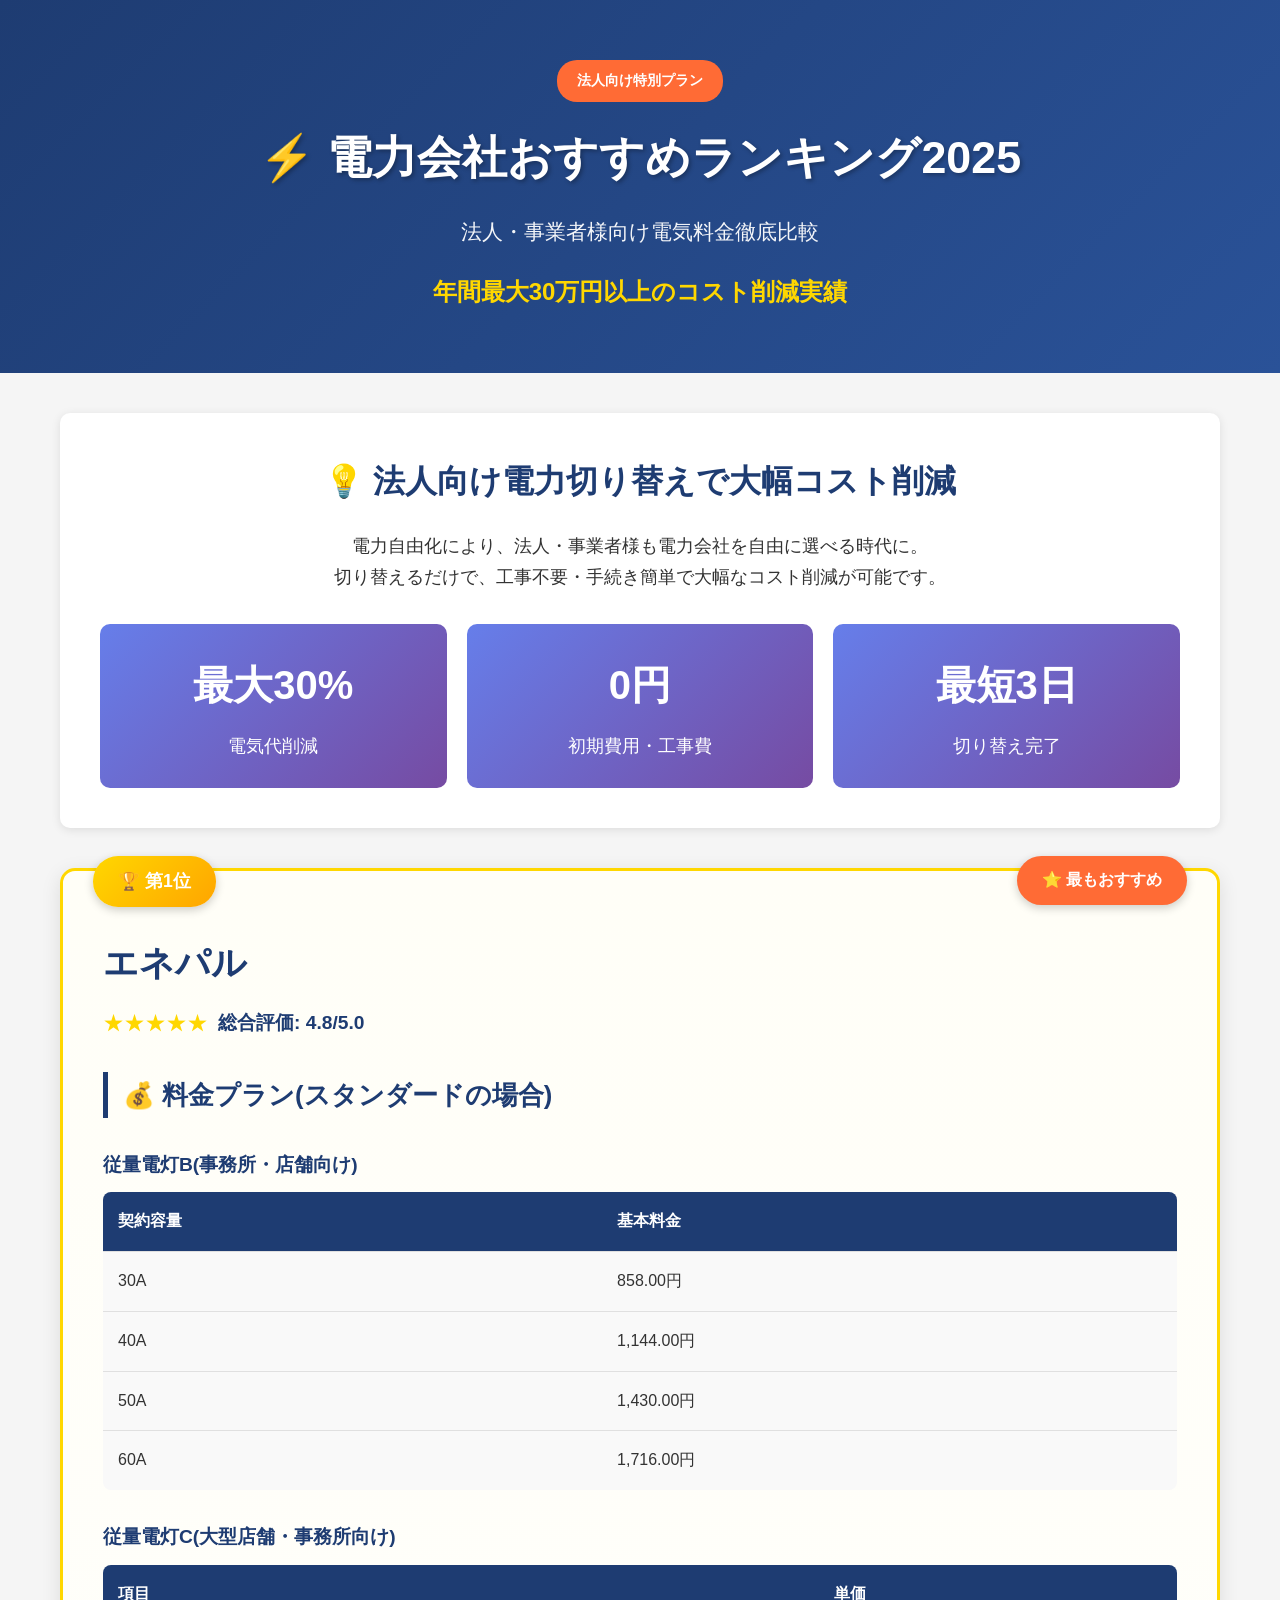
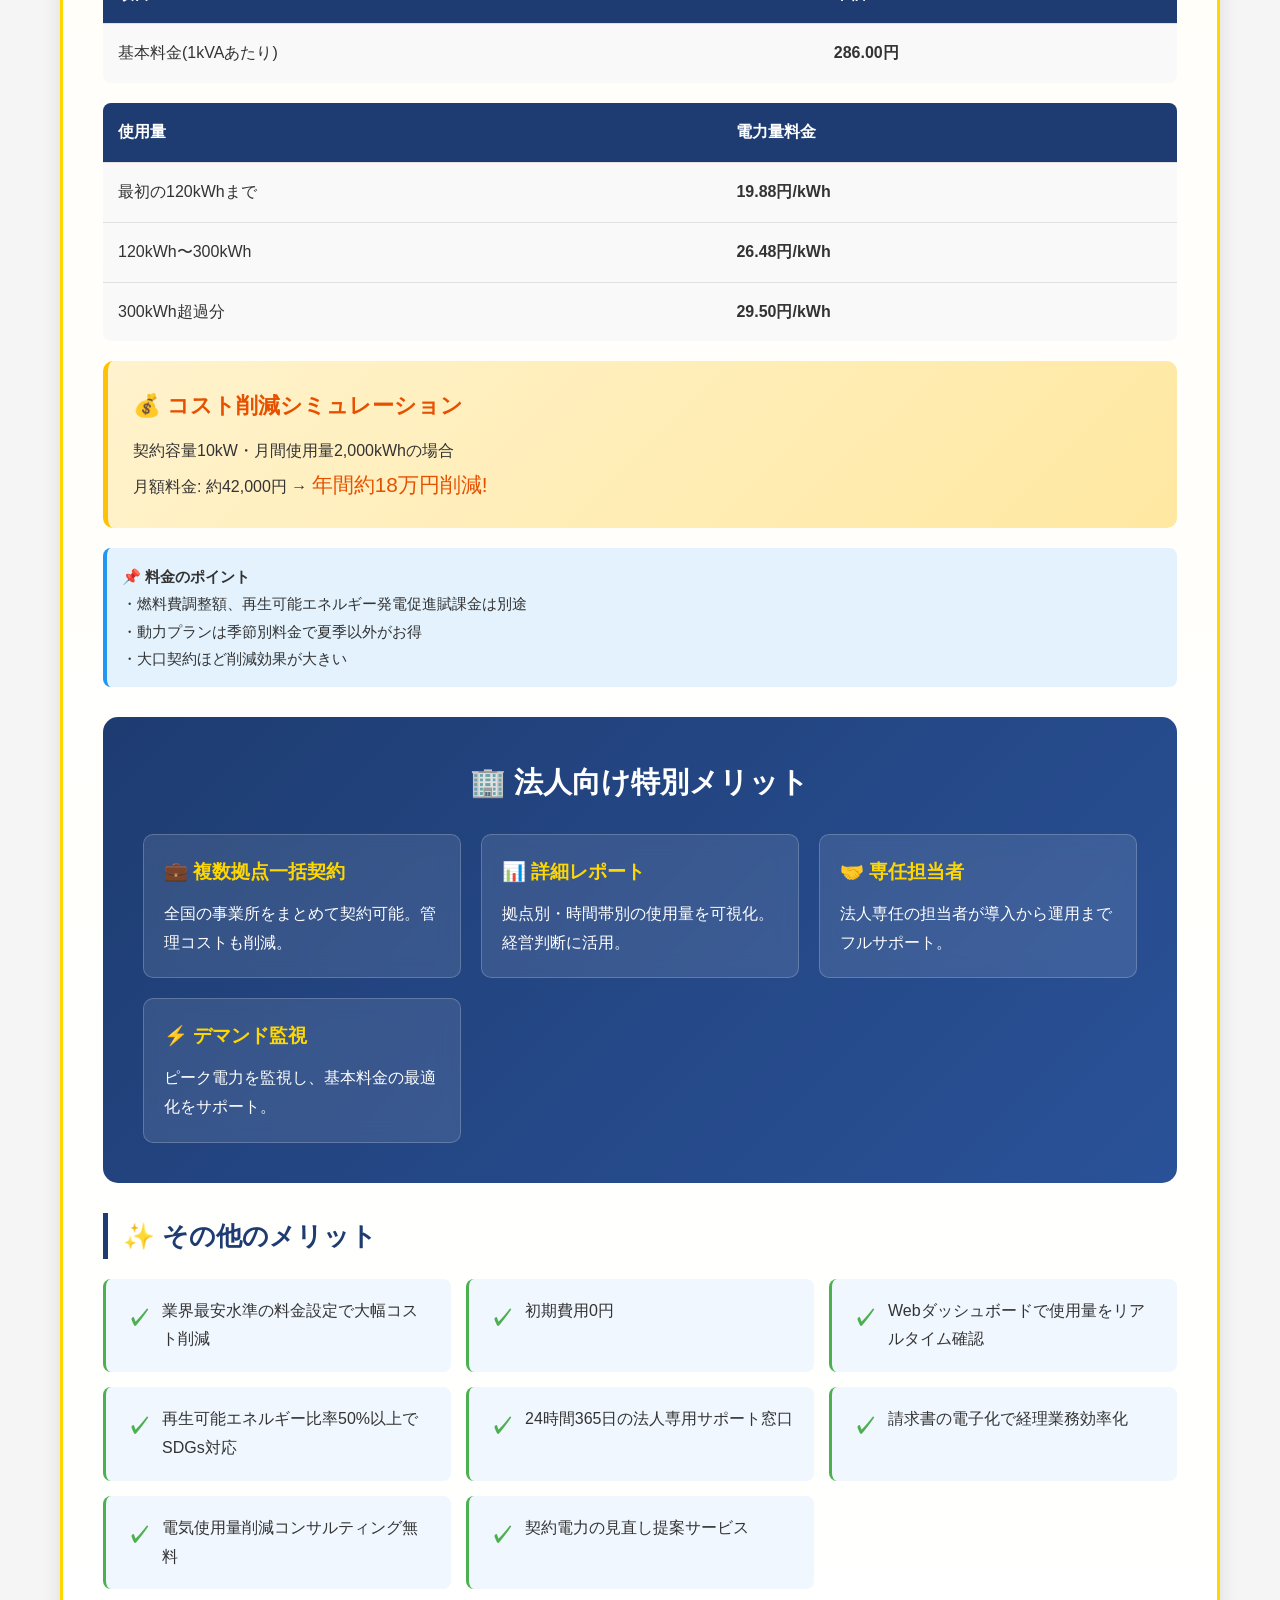
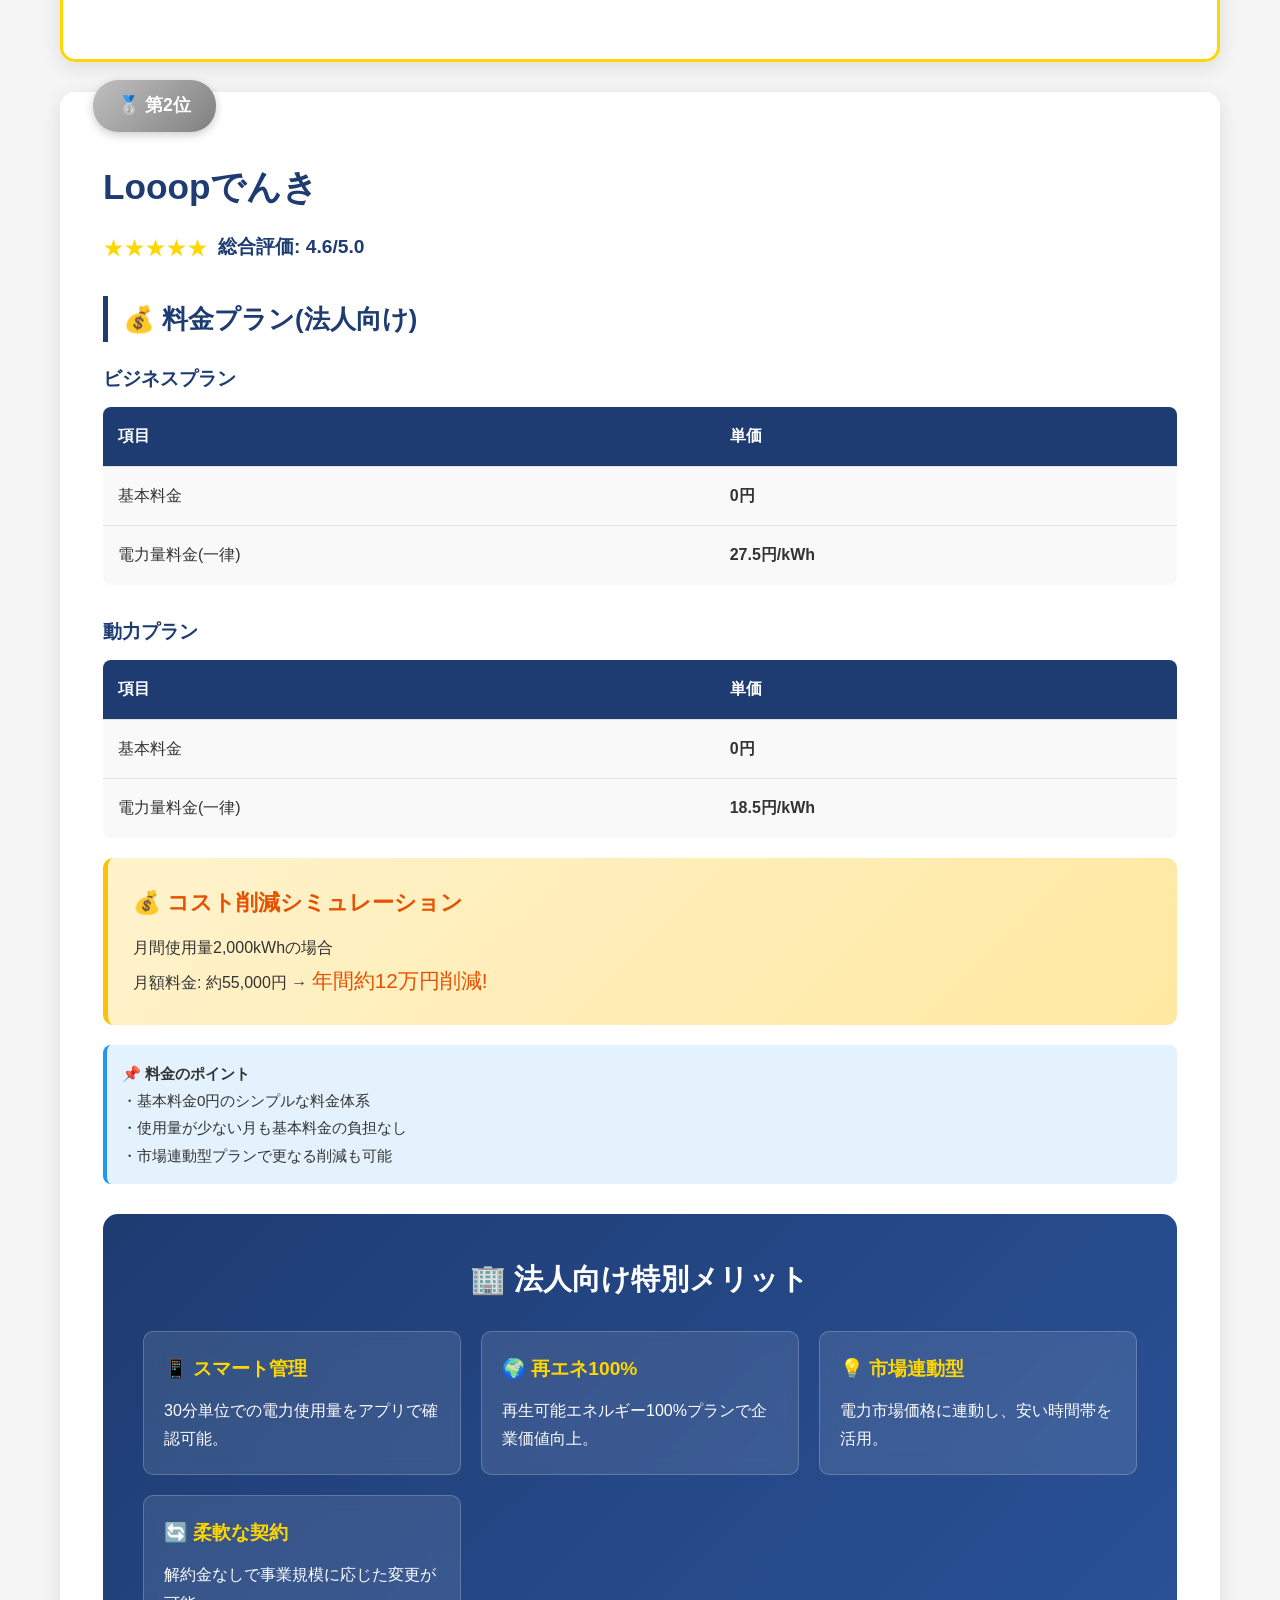
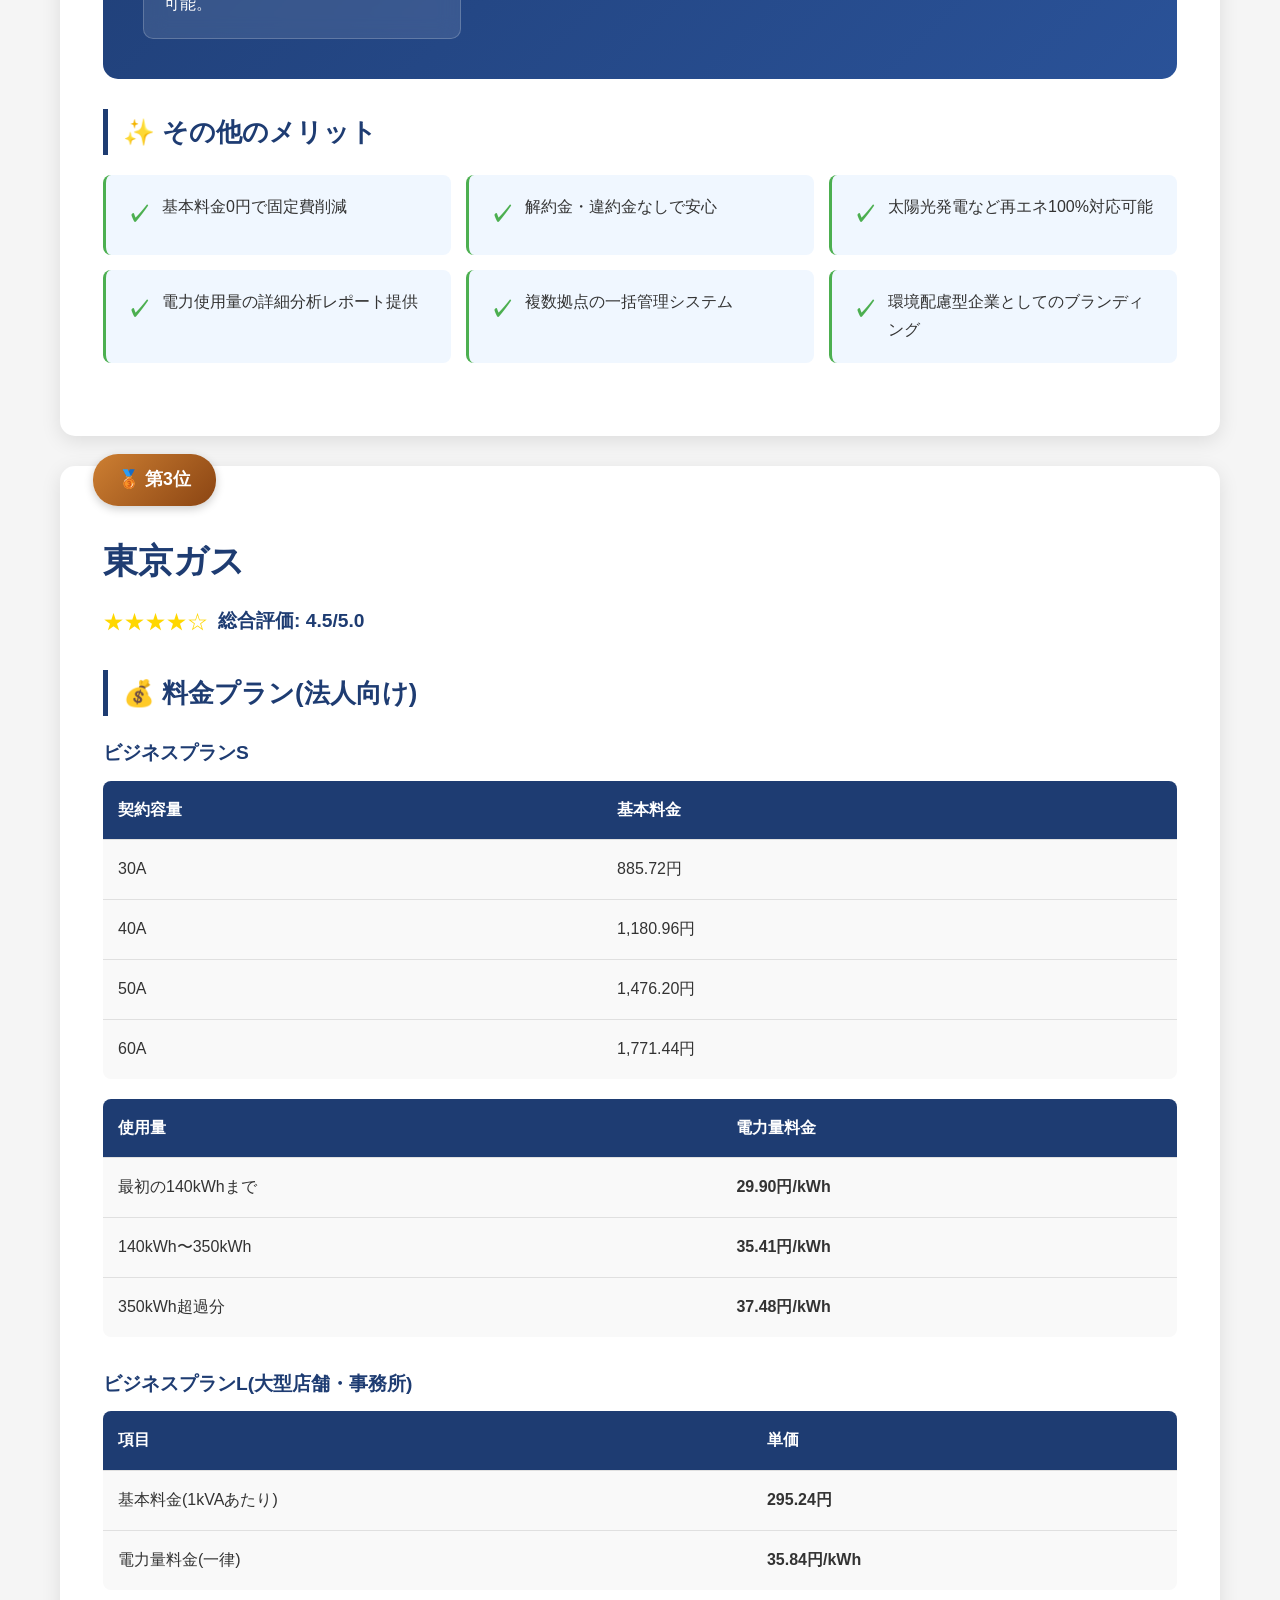
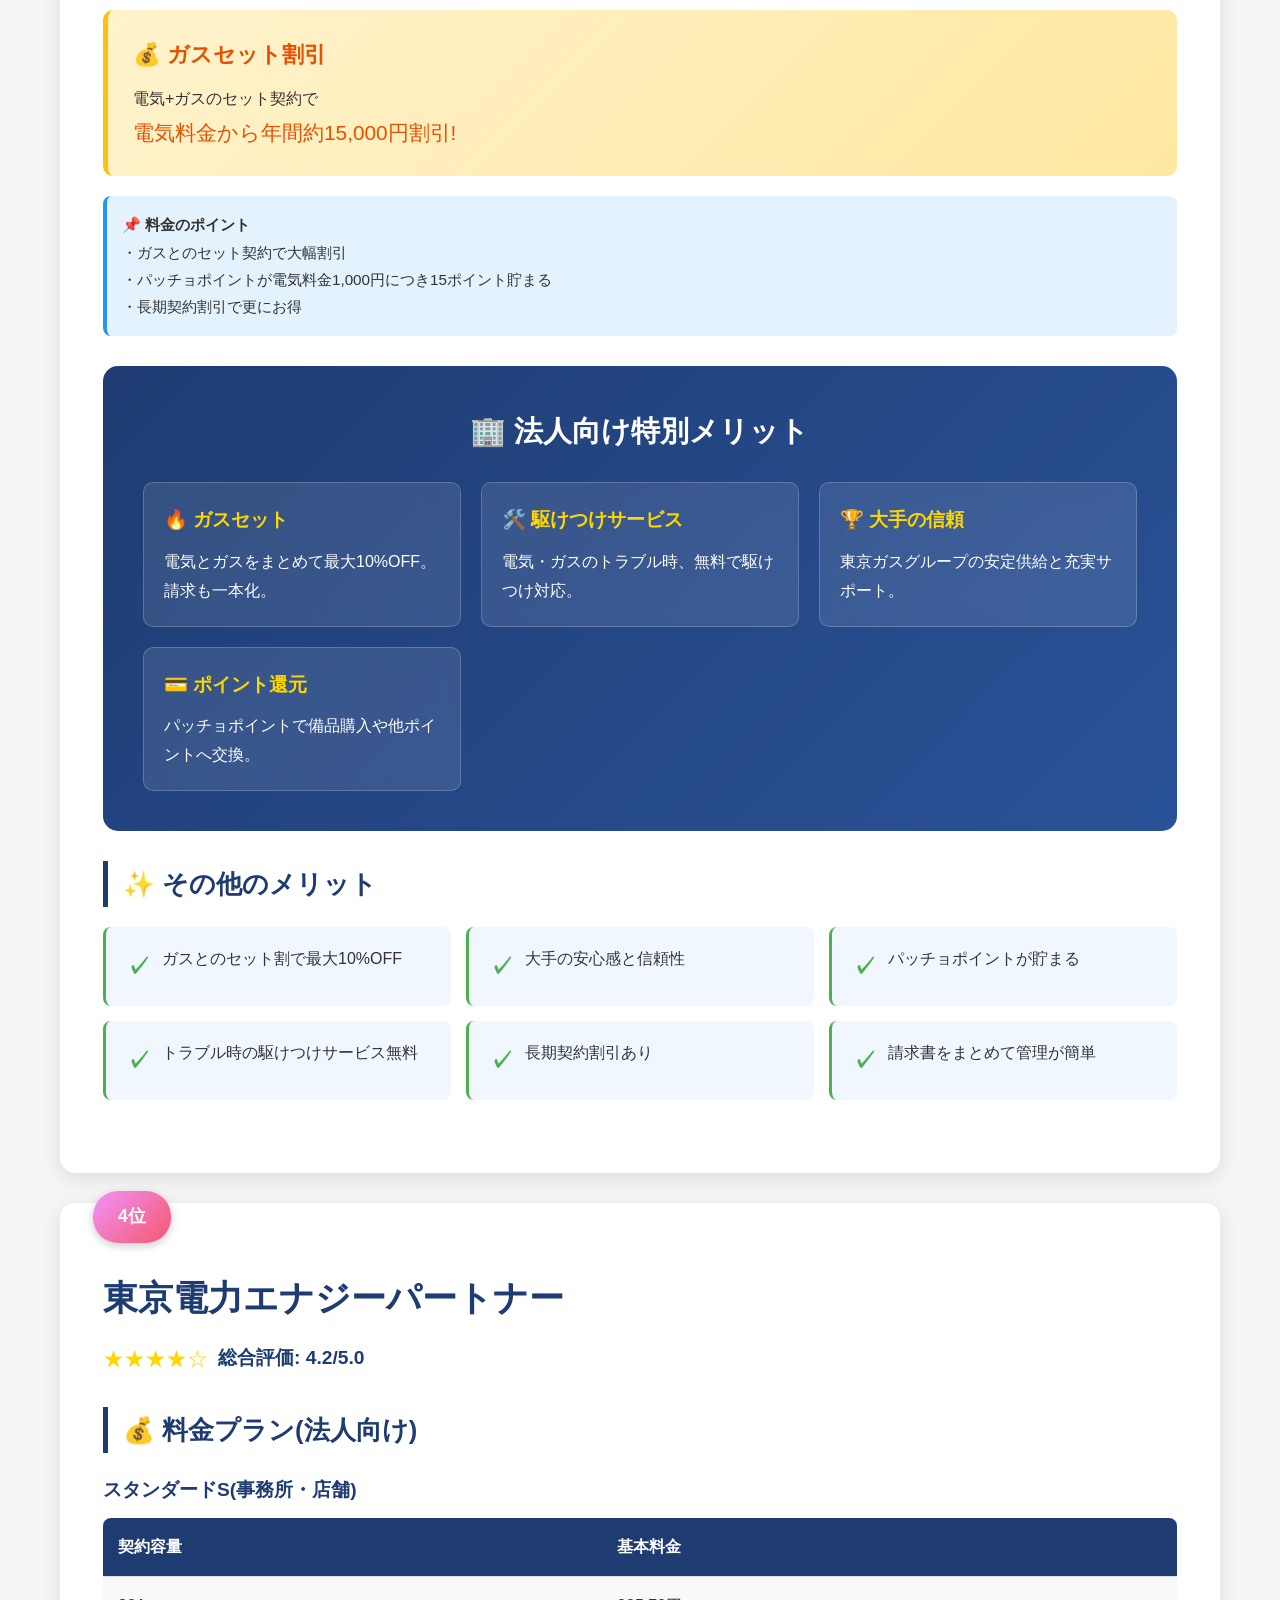
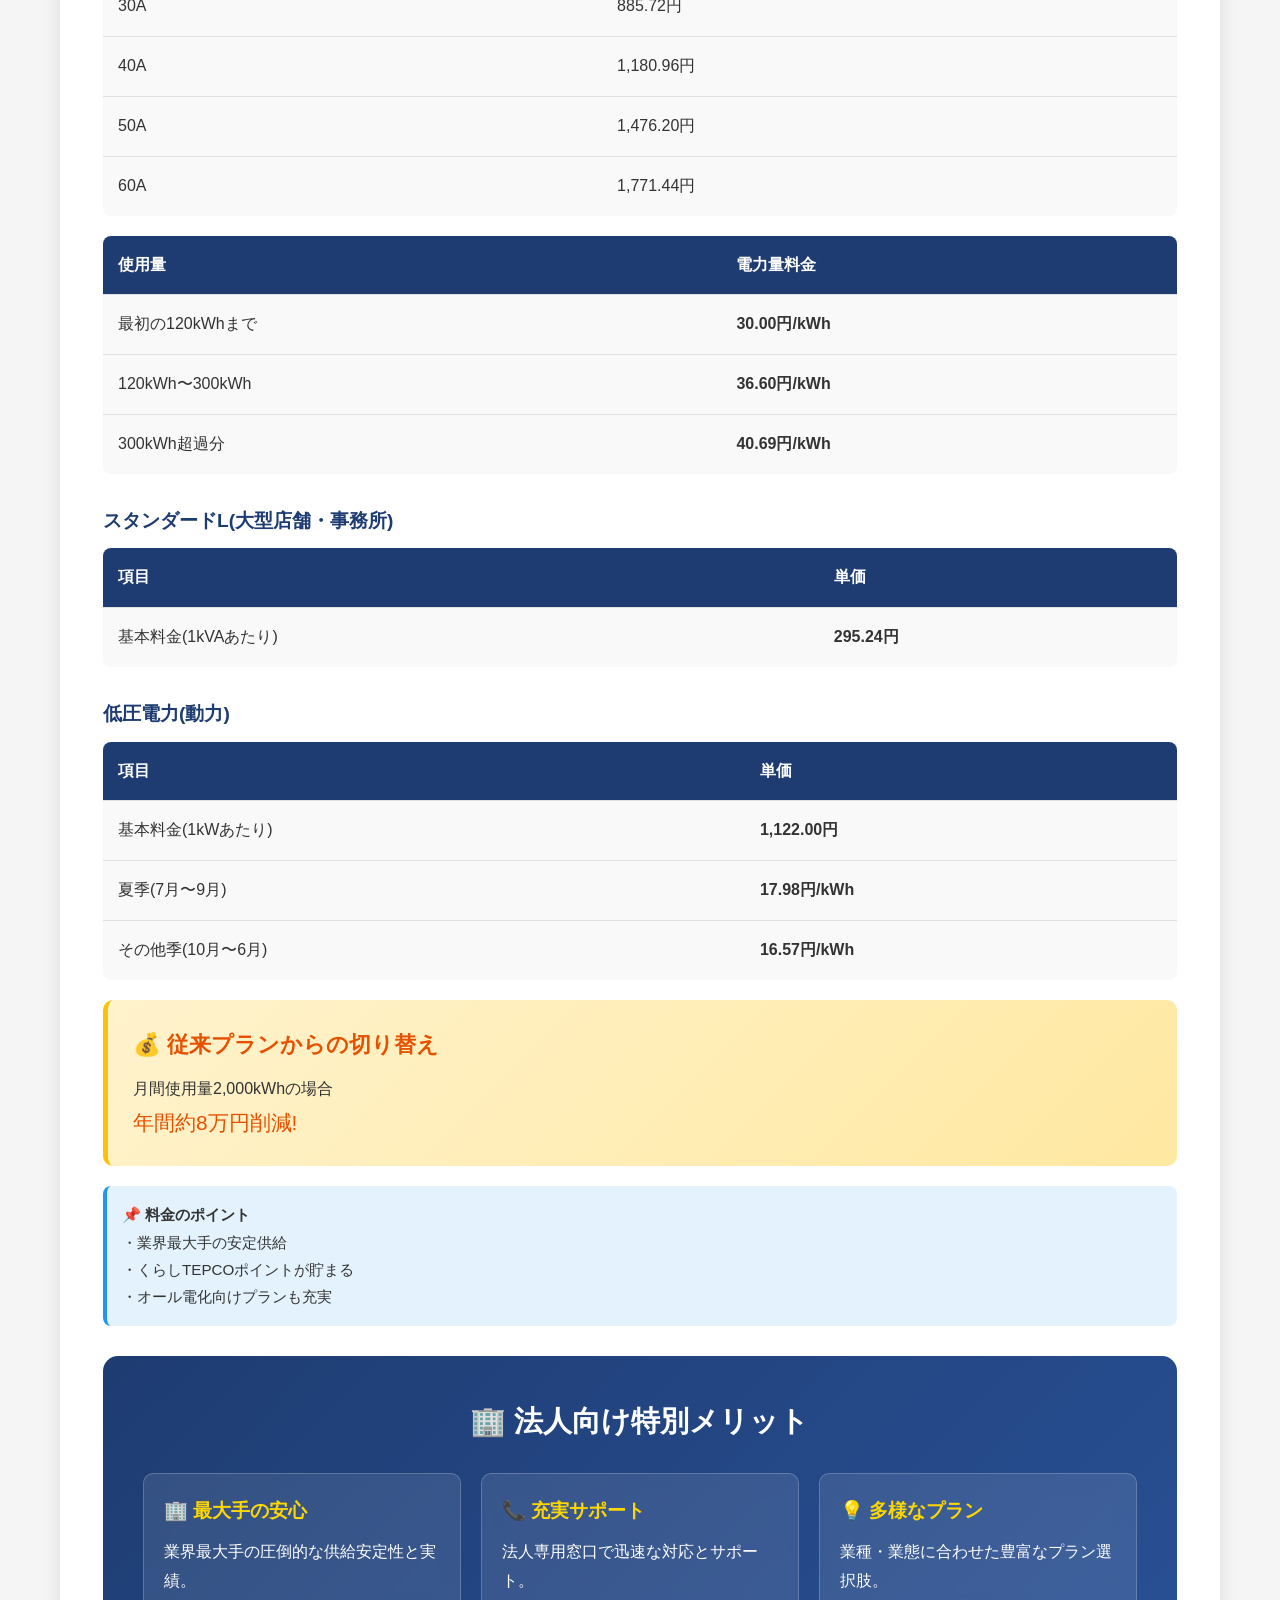
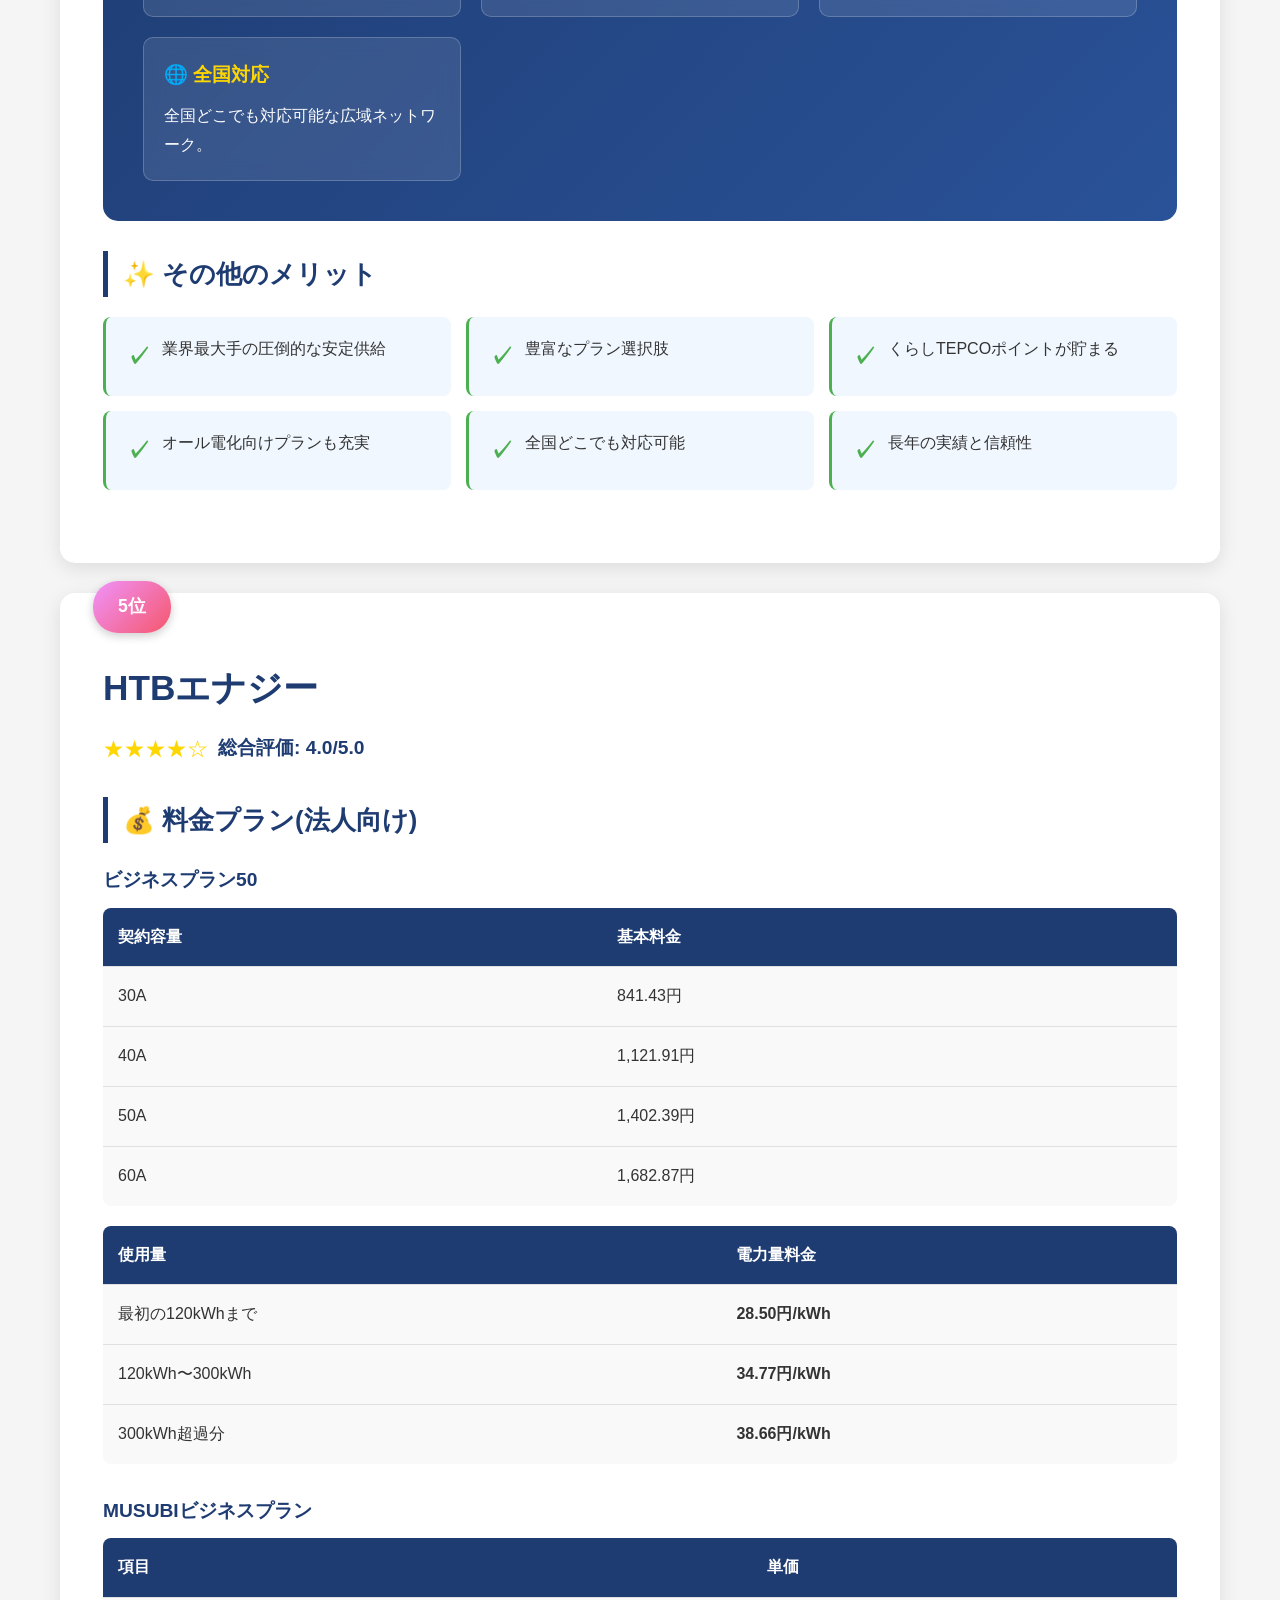
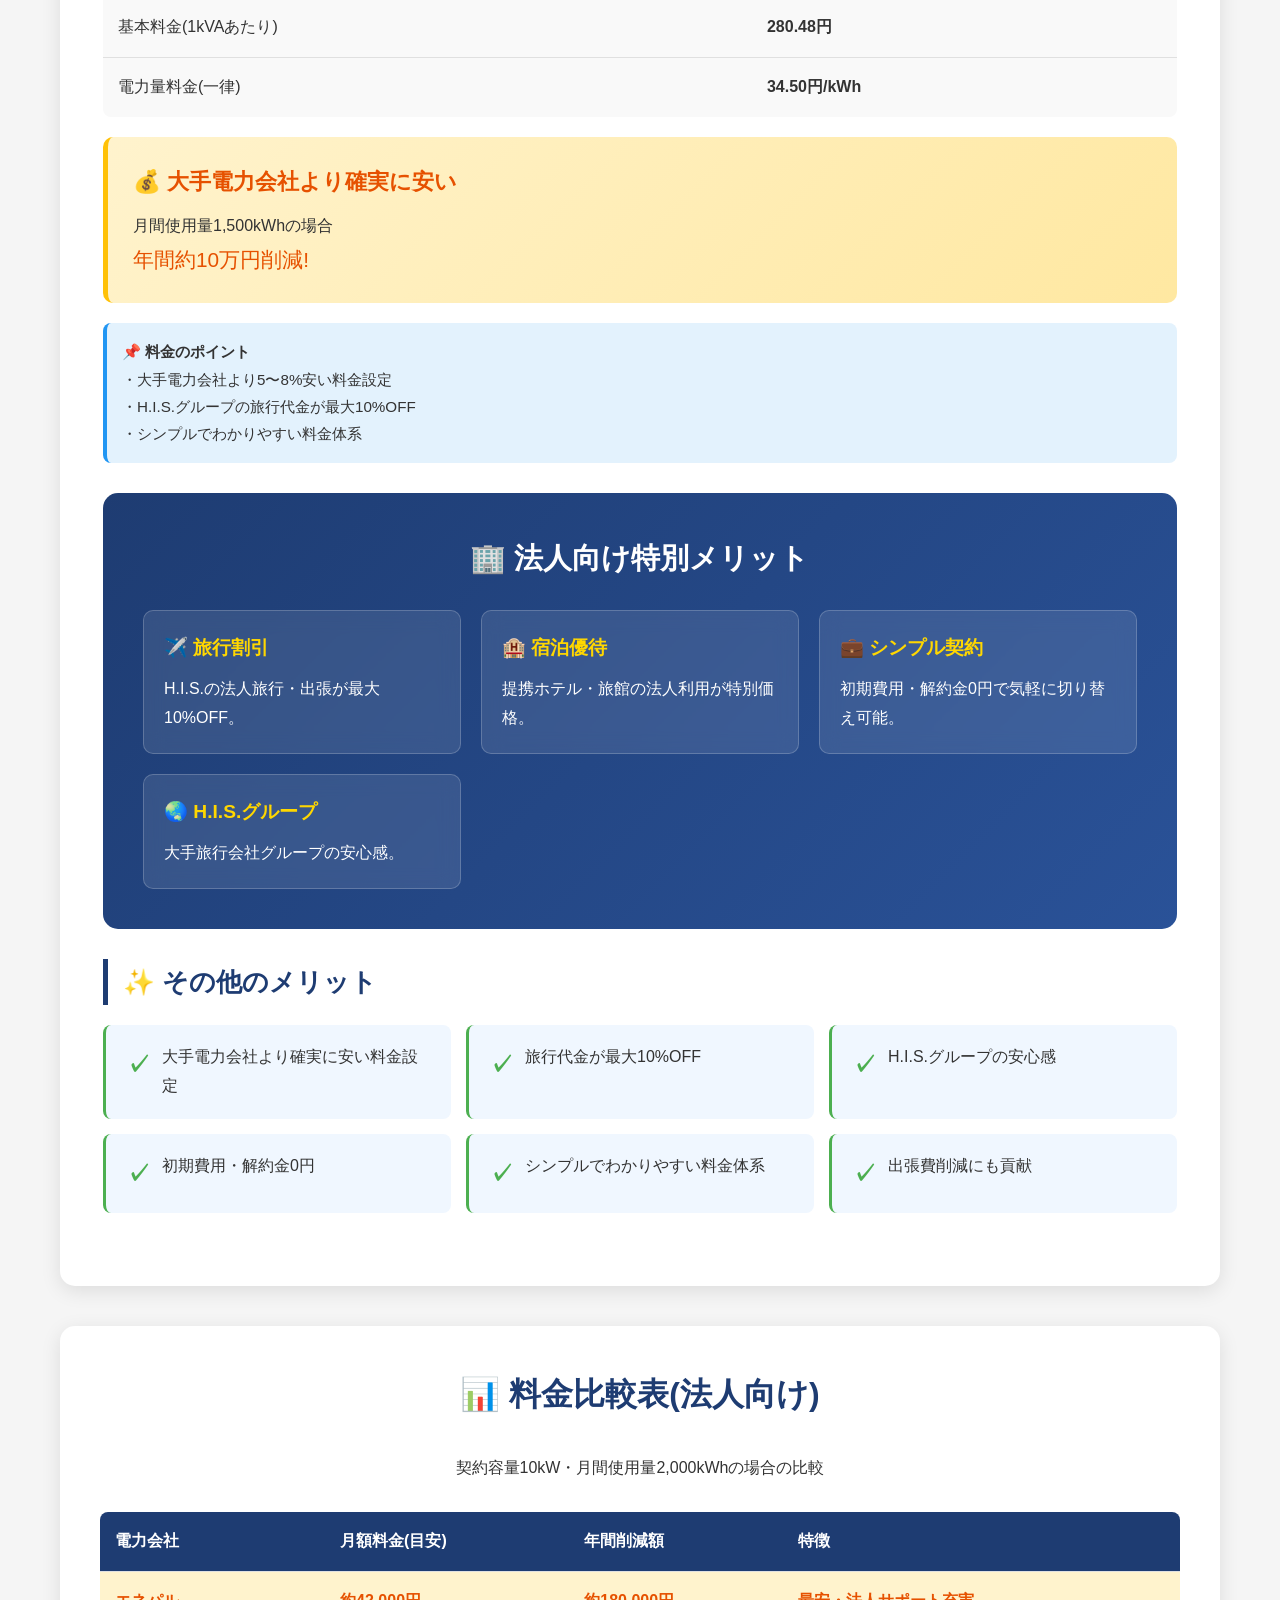
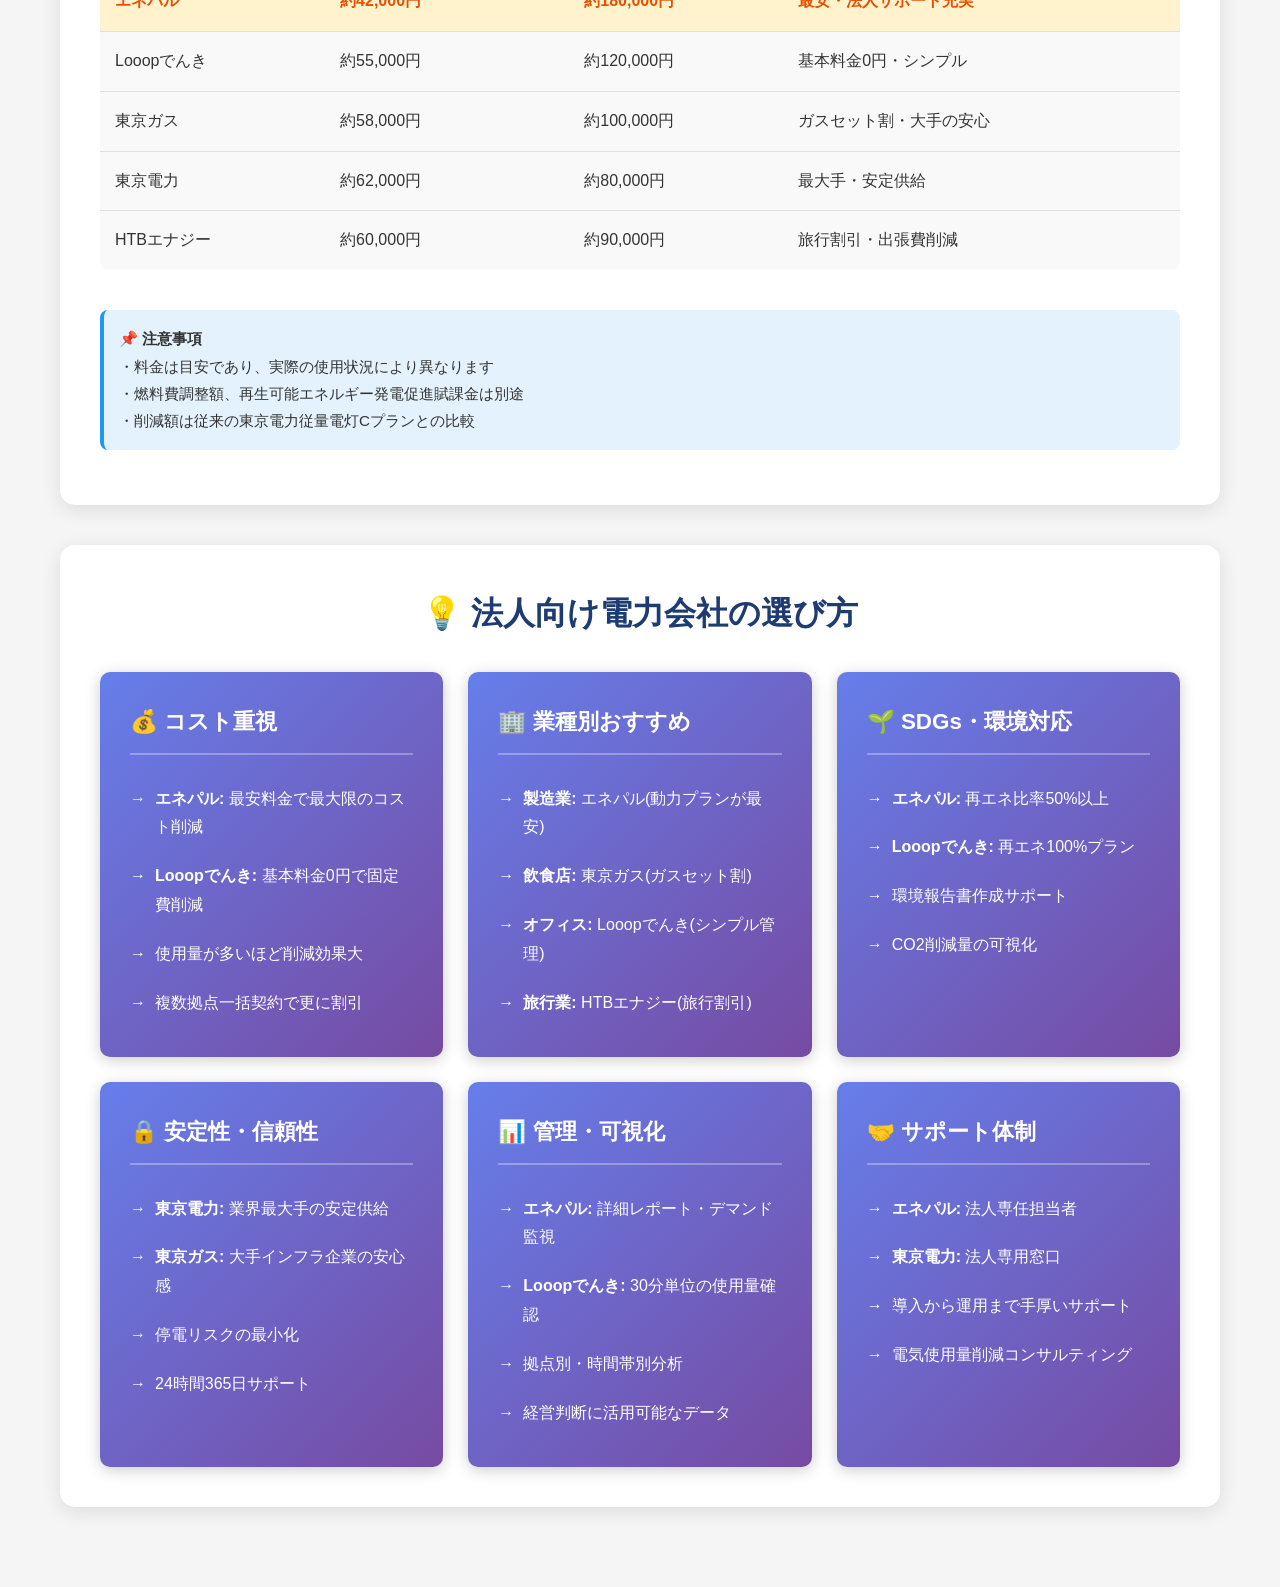
<file: index.html>
<!DOCTYPE html>
<html lang="ja">
<head>
    <meta charset="UTF-8">
    <meta name="viewport" content="width=device-width, initial-scale=1.0">
    <link rel="stylesheet" href="style.css">
    <title>【法人向け】電力会社おすすめランキング2025 | 電気料金徹底比較</title>
</head>
<body>
    <header>
        <div class="container">
            <div class="header-badge">法人向け特別プラン</div>
            <h1>⚡ 電力会社おすすめランキング2025</h1>
            <p>法人・事業者様向け電気料金徹底比較</p>
            <div class="header-highlight">年間最大30万円以上のコスト削減実績</div>
        </div>
    </header>

    <main>
        <div class="container">
            <section class="intro">
                <h2>💡 法人向け電力切り替えで大幅コスト削減</h2>
                <p style="text-align: center; font-size: 1.1rem; margin-bottom: 30px;">
                    電力自由化により、法人・事業者様も電力会社を自由に選べる時代に。<br>
                    切り替えるだけで、工事不要・手続き簡単で大幅なコスト削減が可能です。
                </p>
                <div class="intro-points">
                    <div class="intro-point">
                        <div class="intro-point-number">最大30%</div>
                        <div class="intro-point-text">電気代削減</div>
                    </div>
                    <div class="intro-point">
                        <div class="intro-point-number">0円</div>
                        <div class="intro-point-text">初期費用・工事費</div>
                    </div>
                    <div class="intro-point">
                        <div class="intro-point-number">最短3日</div>
                        <div class="intro-point-text">切り替え完了</div>
                    </div>
                </div>
            </section>

            <!-- 1位 エネパル -->
            <article class="ranking-card recommended">
                <div class="rank-badge gold">🏆 第1位</div>
                <div class="recommended-badge">⭐ 最もおすすめ</div>
                <div class="card-header">
                    <h2>エネパル</h2>
                    <div class="rating">
                        <span class="stars">★★★★★</span>
                        <span class="rating-score">総合評価: 4.8/5.0</span>
                    </div>
                </div>

                <div class="price-section">
                    <h3>💰 料金プラン(スタンダードの場合)</h3>

                    <h4 style="font-size: 1.2rem; color: #1e3c72; margin: 30px 0 10px 0;">従量電灯B(事務所・店舗向け)</h4>
                    <table>
                        <thead>
                            <tr>
                                <th>契約容量</th>
                                <th>基本料金</th>
                            </tr>
                        </thead>
                        <tbody>
                            <tr>
                                <td>30A</td>
                                <td>858.00円</td>
                            </tr>
                            <tr>
                                <td>40A</td>
                                <td>1,144.00円</td>
                            </tr>
                            <tr>
                                <td>50A</td>
                                <td>1,430.00円</td>
                            </tr>
                            <tr>
                                <td>60A</td>
                                <td>1,716.00円</td>
                            </tr>
                        </tbody>
                    </table>

                    <h4 style="font-size: 1.2rem; color: #1e3c72; margin: 30px 0 10px 0;">従量電灯C(大型店舗・事務所向け)</h4>
                    <table>
                        <thead>
                            <tr>
                                <th>項目</th>
                                <th>単価</th>
                            </tr>
                        </thead>
                        <tbody>
                            <tr>
                                <td>基本料金(1kVAあたり)</td>
                                <td><strong>286.00円</strong></td>
                            </tr>
                        </tbody>
                    </table>

                    <table>
                        <thead>
                            <tr>
                                <th>使用量</th>
                                <th>電力量料金</th>
                            </tr>
                        </thead>
                        <tbody>
                            <tr>
                                <td>最初の120kWhまで</td>
                                <td><strong>19.88円/kWh</strong></td>
                            </tr>
                            <tr>
                                <td>120kWh〜300kWh</td>
                                <td><strong>26.48円/kWh</strong></td>
                            </tr>
                            <tr>
                                <td>300kWh超過分</td>
                                <td><strong>29.50円/kWh</strong></td>
                            </tr>
                        </tbody>
                    </table>

                    <div class="price-highlight">
                        <strong>💰 コスト削減シミュレーション</strong>
                        <p>契約容量10kW・月間使用量2,000kWhの場合</p>
                        <p>月額料金: 約42,000円 → <span style="color: #e65100; font-size: 1.3rem;">年間約18万円削減!</span></p>
                    </div>

                    <div class="price-note">
                        <strong>📌 料金のポイント</strong><br>
                        ・燃料費調整額、再生可能エネルギー発電促進賦課金は別途<br>
                        ・動力プランは季節別料金で夏季以外がお得<br>
                        ・大口契約ほど削減効果が大きい
                    </div>
                </div>

                <div class="corporate-benefits">
                    <h3>🏢 法人向け特別メリット</h3>
                    <div class="corporate-benefit-grid">
                        <div class="corporate-benefit-card">
                            <h4>💼 複数拠点一括契約</h4>
                            <p>全国の事業所をまとめて契約可能。管理コストも削減。</p>
                        </div>
                        <div class="corporate-benefit-card">
                            <h4>📊 詳細レポート</h4>
                            <p>拠点別・時間帯別の使用量を可視化。経営判断に活用。</p>
                        </div>
                        <div class="corporate-benefit-card">
                            <h4>🤝 専任担当者</h4>
                            <p>法人専任の担当者が導入から運用までフルサポート。</p>
                        </div>
                        <div class="corporate-benefit-card">
                            <h4>⚡ デマンド監視</h4>
                            <p>ピーク電力を監視し、基本料金の最適化をサポート。</p>
                        </div>
                    </div>
                </div>

                <div class="benefits">
                    <h3>✨ その他のメリット</h3>
                    <div class="benefit-list">
                        <div class="benefit-item">業界最安水準の料金設定で大幅コスト削減</div>
                        <div class="benefit-item">初期費用0円</div>
                        <div class="benefit-item">Webダッシュボードで使用量をリアルタイム確認</div>
                        <div class="benefit-item">再生可能エネルギー比率50%以上でSDGs対応</div>
                        <div class="benefit-item">24時間365日の法人専用サポート窓口</div>
                        <div class="benefit-item">請求書の電子化で経理業務効率化</div>
                        <div class="benefit-item">電気使用量削減コンサルティング無料</div>
                        <div class="benefit-item">契約電力の見直し提案サービス</div>
                    </div>
                </div>
            </article>

            <!-- 2位 Looopでんき -->
            <article class="ranking-card">
                <div class="rank-badge silver">🥈 第2位</div>
                <div class="card-header">
                    <h2>Looopでんき</h2>
                    <div class="rating">
                        <span class="stars">★★★★★</span>
                        <span class="rating-score">総合評価: 4.6/5.0</span>
                    </div>
                </div>

                <div class="price-section">
                    <h3>💰 料金プラン(法人向け)</h3>
                    
                    <h4 style="font-size: 1.2rem; color: #1e3c72; margin: 20px 0 10px 0;">ビジネスプラン</h4>
                    <table>
                        <thead>
                            <tr>
                                <th>項目</th>
                                <th>単価</th>
                            </tr>
                        </thead>
                        <tbody>
                            <tr>
                                <td>基本料金</td>
                                <td><strong>0円</strong></td>
                            </tr>
                            <tr>
                                <td>電力量料金(一律)</td>
                                <td><strong>27.5円/kWh</strong></td>
                            </tr>
                        </tbody>
                    </table>

                    <h4 style="font-size: 1.2rem; color: #1e3c72; margin: 30px 0 10px 0;">動力プラン</h4>
                    <table>
                        <thead>
                            <tr>
                                <th>項目</th>
                                <th>単価</th>
                            </tr>
                        </thead>
                        <tbody>
                            <tr>
                                <td>基本料金</td>
                                <td><strong>0円</strong></td>
                            </tr>
                            <tr>
                                <td>電力量料金(一律)</td>
                                <td><strong>18.5円/kWh</strong></td>
                            </tr>
                        </tbody>
                    </table>
                                      <div class="price-highlight">
                        <strong>💰 コスト削減シミュレーション</strong>
                        <p>月間使用量2,000kWhの場合</p>
                        <p>月額料金: 約55,000円 → <span style="color: #e65100; font-size: 1.3rem;">年間約12万円削減!</span></p>
                    </div>

                    <div class="price-note">
                        <strong>📌 料金のポイント</strong><br>
                        ・基本料金0円のシンプルな料金体系<br>
                        ・使用量が少ない月も基本料金の負担なし<br>
                        ・市場連動型プランで更なる削減も可能
                    </div>
                </div>

                <div class="corporate-benefits">
                    <h3>🏢 法人向け特別メリット</h3>
                    <div class="corporate-benefit-grid">
                        <div class="corporate-benefit-card">
                            <h4>📱 スマート管理</h4>
                            <p>30分単位での電力使用量をアプリで確認可能。</p>
                        </div>
                        <div class="corporate-benefit-card">
                            <h4>🌍 再エネ100%</h4>
                            <p>再生可能エネルギー100%プランで企業価値向上。</p>
                        </div>
                        <div class="corporate-benefit-card">
                            <h4>💡 市場連動型</h4>
                            <p>電力市場価格に連動し、安い時間帯を活用。</p>
                        </div>
                        <div class="corporate-benefit-card">
                            <h4>🔄 柔軟な契約</h4>
                            <p>解約金なしで事業規模に応じた変更が可能。</p>
                        </div>
                    </div>
                </div>

                <div class="benefits">
                    <h3>✨ その他のメリット</h3>
                    <div class="benefit-list">
                        <div class="benefit-item">基本料金0円で固定費削減</div>
                        <div class="benefit-item">解約金・違約金なしで安心</div>
                        <div class="benefit-item">太陽光発電など再エネ100%対応可能</div>
                        <div class="benefit-item">電力使用量の詳細分析レポート提供</div>
                        <div class="benefit-item">複数拠点の一括管理システム</div>
                        <div class="benefit-item">環境配慮型企業としてのブランディング</div>
                    </div>
                </div>
            </article>

            <!-- 3位 東京ガス -->
            <article class="ranking-card">
                <div class="rank-badge bronze">🥉 第3位</div>
                <div class="card-header">
                    <h2>東京ガス</h2>
                    <div class="rating">
                        <span class="stars">★★★★☆</span>
                        <span class="rating-score">総合評価: 4.5/5.0</span>
                    </div>
                </div>

                <div class="price-section">
                    <h3>💰 料金プラン(法人向け)</h3>
                    
                    <h4 style="font-size: 1.2rem; color: #1e3c72; margin: 20px 0 10px 0;">ビジネスプランS</h4>
                    <table>
                        <thead>
                            <tr>
                                <th>契約容量</th>
                                <th>基本料金</th>
                            </tr>
                        </thead>
                        <tbody>
                            <tr>
                                <td>30A</td>
                                <td>885.72円</td>
                            </tr>
                            <tr>
                                <td>40A</td>
                                <td>1,180.96円</td>
                            </tr>
                            <tr>
                                <td>50A</td>
                                <td>1,476.20円</td>
                            </tr>
                            <tr>
                                <td>60A</td>
                                <td>1,771.44円</td>
                            </tr>
                        </tbody>
                    </table>

                    <table>
                        <thead>
                            <tr>
                                <th>使用量</th>
                                <th>電力量料金</th>
                            </tr>
                        </thead>
                        <tbody>
                            <tr>
                                <td>最初の140kWhまで</td>
                                <td><strong>29.90円/kWh</strong></td>
                            </tr>
                            <tr>
                                <td>140kWh〜350kWh</td>
                                <td><strong>35.41円/kWh</strong></td>
                            </tr>
                            <tr>
                                <td>350kWh超過分</td>
                                <td><strong>37.48円/kWh</strong></td>
                            </tr>
                        </tbody>
                    </table>

                    <h4 style="font-size: 1.2rem; color: #1e3c72; margin: 30px 0 10px 0;">ビジネスプランL(大型店舗・事務所)</h4>
                    <table>
                        <thead>
                            <tr>
                                <th>項目</th>
                                <th>単価</th>
                            </tr>
                        </thead>
                        <tbody>
                            <tr>
                                <td>基本料金(1kVAあたり)</td>
                                <td><strong>295.24円</strong></td>
                            </tr>
                            <tr>
                                <td>電力量料金(一律)</td>
                                <td><strong>35.84円/kWh</strong></td>
                            </tr>
                        </tbody>
                    </table>

                    <div class="price-highlight">
                        <strong>💰 ガスセット割引</strong>
                        <p>電気+ガスのセット契約で</p>
                        <p><span style="color: #e65100; font-size: 1.3rem;">電気料金から年間約15,000円割引!</span></p>
                    </div>

                    <div class="price-note">
                        <strong>📌 料金のポイント</strong><br>
                        ・ガスとのセット契約で大幅割引<br>
                        ・パッチョポイントが電気料金1,000円につき15ポイント貯まる<br>
                        ・長期契約割引で更にお得
                    </div>
                </div>

                <div class="corporate-benefits">
                    <h3>🏢 法人向け特別メリット</h3>
                    <div class="corporate-benefit-grid">
                        <div class="corporate-benefit-card">
                            <h4>🔥 ガスセット</h4>
                            <p>電気とガスをまとめて最大10%OFF。請求も一本化。</p>
                        </div>
                        <div class="corporate-benefit-card">
                            <h4>🛠️ 駆けつけサービス</h4>
                            <p>電気・ガスのトラブル時、無料で駆けつけ対応。</p>
                        </div>
                        <div class="corporate-benefit-card">
                            <h4>🏆 大手の信頼</h4>
                            <p>東京ガスグループの安定供給と充実サポート。</p>
                        </div>
                        <div class="corporate-benefit-card">
                            <h4>💳 ポイント還元</h4>
                            <p>パッチョポイントで備品購入や他ポイントへ交換。</p>
                        </div>
                    </div>
                </div>

                <div class="benefits">
                    <h3>✨ その他のメリット</h3>
                    <div class="benefit-list">
                        <div class="benefit-item">ガスとのセット割で最大10%OFF</div>
                        <div class="benefit-item">大手の安心感と信頼性</div>
                        <div class="benefit-item">パッチョポイントが貯まる</div>
                        <div class="benefit-item">トラブル時の駆けつけサービス無料</div>
                        <div class="benefit-item">長期契約割引あり</div>
                        <div class="benefit-item">請求書をまとめて管理が簡単</div>
                    </div>
                </div>
            </article>

            <!-- 4位 東京電力 -->
            <article class="ranking-card">
                <div class="rank-badge">4位</div>
                <div class="card-header">
                    <h2>東京電力エナジーパートナー</h2>
                    <div class="rating">
                        <span class="stars">★★★★☆</span>
                        <span class="rating-score">総合評価: 4.2/5.0</span>
                    </div>
                </div>

                <div class="price-section">
                    <h3>💰 料金プラン(法人向け)</h3>
                    
                    <h4 style="font-size: 1.2rem; color: #1e3c72; margin: 20px 0 10px 0;">スタンダードS(事務所・店舗)</h4>
                    <table>
                        <thead>
                            <tr>
                                <th>契約容量</th>
                                <th>基本料金</th>
                            </tr>
                        </thead>
                        <tbody>
                            <tr>
                                <td>30A</td>
                                <td>885.72円</td>
                            </tr>
                            <tr>
                                <td>40A</td>
                                <td>1,180.96円</td>
                            </tr>
                            <tr>
                                <td>50A</td>
                                <td>1,476.20円</td>
                            </tr>
                            <tr>
                                <td>60A</td>
                                <td>1,771.44円</td>
                            </tr>
                        </tbody>
                    </table>

                    <table>
                        <thead>
                            <tr>
                                <th>使用量</th>
                                <th>電力量料金</th>
                            </tr>
                        </thead>
                        <tbody>
                            <tr>
                                <td>最初の120kWhまで</td>
                                <td><strong>30.00円/kWh</strong></td>
                            </tr>
                            <tr>
                                <td>120kWh〜300kWh</td>
                                <td><strong>36.60円/kWh</strong></td>
                            </tr>
                            <tr>
                                <td>300kWh超過分</td>
                                <td><strong>40.69円/kWh</strong></td>
                            </tr>
                        </tbody>
                    </table>

                    <h4 style="font-size: 1.2rem; color: #1e3c72; margin: 30px 0 10px 0;">スタンダードL(大型店舗・事務所)</h4>
                    <table>
                        <thead>
                            <tr>
                                <th>項目</th>
                                <th>単価</th>
                            </tr>
                        </thead>
                        <tbody>
                            <tr>
                                <td>基本料金(1kVAあたり)</td>
                                <td><strong>295.24円</strong></td>
                            </tr>
                        </tbody>
                    </table>

                    <h4 style="font-size: 1.2rem; color: #1e3c72; margin: 30px 0 10px 0;">低圧電力(動力)</h4>
                    <table>
                        <thead>
                            <tr>
                                <th>項目</th>
                                <th>単価</th>
                            </tr>
                        </thead>
                        <tbody>
                            <tr>
                                <td>基本料金(1kWあたり)</td>
                                <td><strong>1,122.00円</strong></td>
                            </tr>
                            <tr>
                                <td>夏季(7月〜9月)</td>
                                <td><strong>17.98円/kWh</strong></td>
                            </tr>
                            <tr>
                                <td>その他季(10月〜6月)</td>
                                <td><strong>16.57円/kWh</strong></td>
                            </tr>
                        </tbody>
                    </table>

                    <div class="price-highlight">
                        <strong>💰 従来プランからの切り替え</strong>
                        <p>月間使用量2,000kWhの場合</p>
                        <p><span style="color: #e65100; font-size: 1.3rem;">年間約8万円削減!</span></p>
                    </div>

                    <div class="price-note">
                        <strong>📌 料金のポイント</strong><br>
                        ・業界最大手の安定供給<br>
                        ・くらしTEPCOポイントが貯まる<br>
                        ・オール電化向けプランも充実
                    </div>
                </div>

                <div class="corporate-benefits">
                    <h3>🏢 法人向け特別メリット</h3>
                    <div class="corporate-benefit-grid">
                        <div class="corporate-benefit-card">
                            <h4>🏢 最大手の安心</h4>
                            <p>業界最大手の圧倒的な供給安定性と実績。</p>
                        </div>
                        <div class="corporate-benefit-card">
                            <h4>📞 充実サポート</h4>
                            <p>法人専用窓口で迅速な対応とサポート。</p>
                        </div>
                        <div class="corporate-benefit-card">
                            <h4>💡 多様なプラン</h4>
                            <p>業種・業態に合わせた豊富なプラン選択肢。</p>
                        </div>
                        <div class="corporate-benefit-card">
                            <h4>🌐 全国対応</h4>
                            <p>全国どこでも対応可能な広域ネットワーク。</p>
                        </div>
                    </div>
                </div>

                <div class="benefits">
                    <h3>✨ その他のメリット</h3>
                    <div class="benefit-list">
                        <div class="benefit-item">業界最大手の圧倒的な安定供給</div>
                        <div class="benefit-item">豊富なプラン選択肢</div>
                        <div class="benefit-item">くらしTEPCOポイントが貯まる</div>
                        <div class="benefit-item">オール電化向けプランも充実</div>
                        <div class="benefit-item">全国どこでも対応可能</div>
                        <div class="benefit-item">長年の実績と信頼性</div>
                    </div>
                </div>
            </article>

            <!-- 5位 HTBエナジー -->
            <article class="ranking-card">
                <div class="rank-badge">5位</div>
                <div class="card-header">
                    <h2>HTBエナジー</h2>
                    <div class="rating">
                        <span class="stars">★★★★☆</span>
                        <span class="rating-score">総合評価: 4.0/5.0</span>
                    </div>
                </div>

                <div class="price-section">
                    <h3>💰 料金プラン(法人向け)</h3>
                    
                    <h4 style="font-size: 1.2rem; color: #1e3c72; margin: 20px 0 10px 0;">ビジネスプラン50</h4>
                    <table>
                        <thead>
                            <tr>
                                <th>契約容量</th>
                                <th>基本料金</th>
                            </tr>
                        </thead>
                        <tbody>
                            <tr>
                                <td>30A</td>
                                <td>841.43円</td>
                            </tr>
                            <tr>
                                <td>40A</td>
                                <td>1,121.91円</td>
                            </tr>
                            <tr>
                                <td>50A</td>
                                <td>1,402.39円</td>
                            </tr>
                            <tr>
                                <td>60A</td>
                                <td>1,682.87円</td>
                            </tr>
                        </tbody>
                    </table>

                    <table>
                        <thead>
                            <tr>
                                <th>使用量</th>
                                <th>電力量料金</th>
                            </tr>
                        </thead>
                        <tbody>
                            <tr>
                                <td>最初の120kWhまで</td>
                                <td><strong>28.50円/kWh</strong></td>
                            </tr>
                            <tr>
                                <td>120kWh〜300kWh</td>
                                <td><strong>34.77円/kWh</strong></td>
                            </tr>
                            <tr>
                                <td>300kWh超過分</td>
                                <td><strong>38.66円/kWh</strong></td>
                            </tr>
                        </tbody>
                    </table>

                    <h4 style="font-size: 1.2rem; color: #1e3c72; margin: 30px 0 10px 0;">MUSUBIビジネスプラン</h4>
                    <table>
                        <thead>
                            <tr>
                                <th>項目</th>
                                <th>単価</th>
                            </tr>
                        </thead>
                        <tbody>
                            <tr>
                                <td>基本料金(1kVAあたり)</td>
                                <td><strong>280.48円</strong></td>
                            </tr>
                            <tr>
                                <td>電力量料金(一律)</td>
                                <td><strong>34.50円/kWh</strong></td>
                            </tr>
                        </tbody>
                    </table>

                    <div class="price-highlight">
                        <strong>💰 大手電力会社より確実に安い</strong>
                        <p>月間使用量1,500kWhの場合</p>
                        <p><span style="color: #e65100; font-size: 1.3rem;">年間約10万円削減!</span></p>
                    </div>

                    <div class="price-note">
                        <strong>📌 料金のポイント</strong><br>
                        ・大手電力会社より5〜8%安い料金設定<br>
                        ・H.I.S.グループの旅行代金が最大10%OFF<br>
                        ・シンプルでわかりやすい料金体系
                    </div>
                </div>

                <div class="corporate-benefits">
                    <h3>🏢 法人向け特別メリット</h3>
                    <div class="corporate-benefit-grid">
                        <div class="corporate-benefit-card">
                            <h4>✈️ 旅行割引</h4>
                            <p>H.I.S.の法人旅行・出張が最大10%OFF。</p>
                        </div>
                        <div class="corporate-benefit-card">
                            <h4>🏨 宿泊優待</h4>
                            <p>提携ホテル・旅館の法人利用が特別価格。</p>
                        </div>
                        <div class="corporate-benefit-card">
                            <h4>💼 シンプル契約</h4>
                            <p>初期費用・解約金0円で気軽に切り替え可能。</p>
                        </div>
                        <div class="corporate-benefit-card">
                            <h4>🌏 H.I.S.グループ</h4>
                            <p>大手旅行会社グループの安心感。</p>
                        </div>
                    </div>
                </div>

                <div class="benefits">
                    <h3>✨ その他のメリット</h3>
                    <div class="benefit-list">
                        <div class="benefit-item">大手電力会社より確実に安い料金設定</div>
                        <div class="benefit-item">旅行代金が最大10%OFF</div>
                        <div class="benefit-item">H.I.S.グループの安心感</div>
                        <div class="benefit-item">初期費用・解約金0円</div>
                        <div class="benefit-item">シンプルでわかりやすい料金体系</div>
                        <div class="benefit-item">出張費削減にも貢献</div>
                    </div>
                </div>
            </article>

            <!-- 料金比較表 -->
            <section class="comparison-section">
                <h2>📊 料金比較表(法人向け)</h2>
                <p style="text-align: center; margin-bottom: 30px;">
                    契約容量10kW・月間使用量2,000kWhの場合の比較
                </p>
                <div class="comparison-table">
                    <table>
                        <thead>
                            <tr>
                                <th>電力会社</th>
                                <th>月額料金(目安)</th>
                                <th>年間削減額</th>
                                <th>特徴</th>
                            </tr>
                        </thead>
                        <tbody>
                            <tr class="best-value">
                                <td><strong>エネパル</strong></td>
                                <td><strong>約42,000円</strong></td>
                                <td><strong>約180,000円</strong></td>
                                <td>最安・法人サポート充実</td>
                            </tr>
                            <tr>
                                <td>Looopでんき</td>
                                <td>約55,000円</td>
                                <td>約120,000円</td>
                                <td>基本料金0円・シンプル</td>
                            </tr>
                            <tr>
                                <td>東京ガス</td>
                                <td>約58,000円</td>
                                <td>約100,000円</td>
                                <td>ガスセット割・大手の安心</td>
                            </tr>
                            <tr>
                                <td>東京電力</td>
                                <td>約62,000円</td>
                                <td>約80,000円</td>
                                <td>最大手・安定供給</td>
                            </tr>
                            <tr>
                                <td>HTBエナジー</td>
                                <td>約60,000円</td>
                                <td>約90,000円</td>
                                <td>旅行割引・出張費削減</td>
                            </tr>
                        </tbody>
                    </table>
                </div>
                <div class="price-note" style="margin-top: 20px;">
                    <strong>📌 注意事項</strong><br>
                    ・料金は目安であり、実際の使用状況により異なります<br>
                    ・燃料費調整額、再生可能エネルギー発電促進賦課金は別途<br>
                    ・削減額は従来の東京電力従量電灯Cプランとの比較
                </div>
            </section>

            <!-- 選び方ガイド -->
            <section class="guide-section">
                <h2>💡 法人向け電力会社の選び方</h2>
                <div class="guide-cards">
                    <div class="guide-card">
                        <h3>💰 コスト重視</h3>
                        <ul>
                            <li><strong>エネパル:</strong> 最安料金で最大限のコスト削減</li>
                            <li><strong>Looopでんき:</strong> 基本料金0円で固定費削減</li>
                            <li>使用量が多いほど削減効果大</li>
                            <li>複数拠点一括契約で更に割引</li>
                        </ul>
                    </div>
                    <div class="guide-card">
                        <h3>🏢 業種別おすすめ</h3>
                        <ul>
                            <li><strong>製造業:</strong> エネパル(動力プランが最安)</li>
                            <li><strong>飲食店:</strong> 東京ガス(ガスセット割)</li>
                            <li><strong>オフィス:</strong> Looopでんき(シンプル管理)</li>
                            <li><strong>旅行業:</strong> HTBエナジー(旅行割引)</li>
                        </ul>
                    </div>
                    <div class="guide-card">
                        <h3>🌱 SDGs・環境対応</h3>
                        <ul>
                            <li><strong>エネパル:</strong> 再エネ比率50%以上</li>
                            <li><strong>Looopでんき:</strong> 再エネ100%プラン</li>
                            <li>環境報告書作成サポート</li>
                            <li>CO2削減量の可視化</li>
                        </ul>
                    </div>
                    <div class="guide-card">
                        <h3>🔒 安定性・信頼性</h3>
                        <ul>
                            <li><strong>東京電力:</strong> 業界最大手の安定供給</li>
                            <li><strong>東京ガス:</strong> 大手インフラ企業の安心感</li>
                            <li>停電リスクの最小化</li>
                            <li>24時間365日サポート</li>
                        </ul>
                    </div>
                    <div class="guide-card">
                        <h3>📊 管理・可視化</h3>
                        <ul>
                            <li><strong>エネパル:</strong> 詳細レポート・デマンド監視</li>
                            <li><strong>Looopでんき:</strong> 30分単位の使用量確認</li>
                            <li>拠点別・時間帯別分析</li>
                            <li>経営判断に活用可能なデータ</li>
                        </ul>
                    </div>
                    <div class="guide-card">
                        <h3>🤝 サポート体制</h3>
                        <ul>
                            <li><strong>エネパル:</strong> 法人専任担当者</li>
                            <li><strong>東京電力:</strong> 法人専用窓口</li>
                            <li>導入から運用まで手厚いサポート</li>
                            <li>電気使用量削減コンサルティング</li>
                        </ul>
                    </div>
                </div>
            </section>
</file>
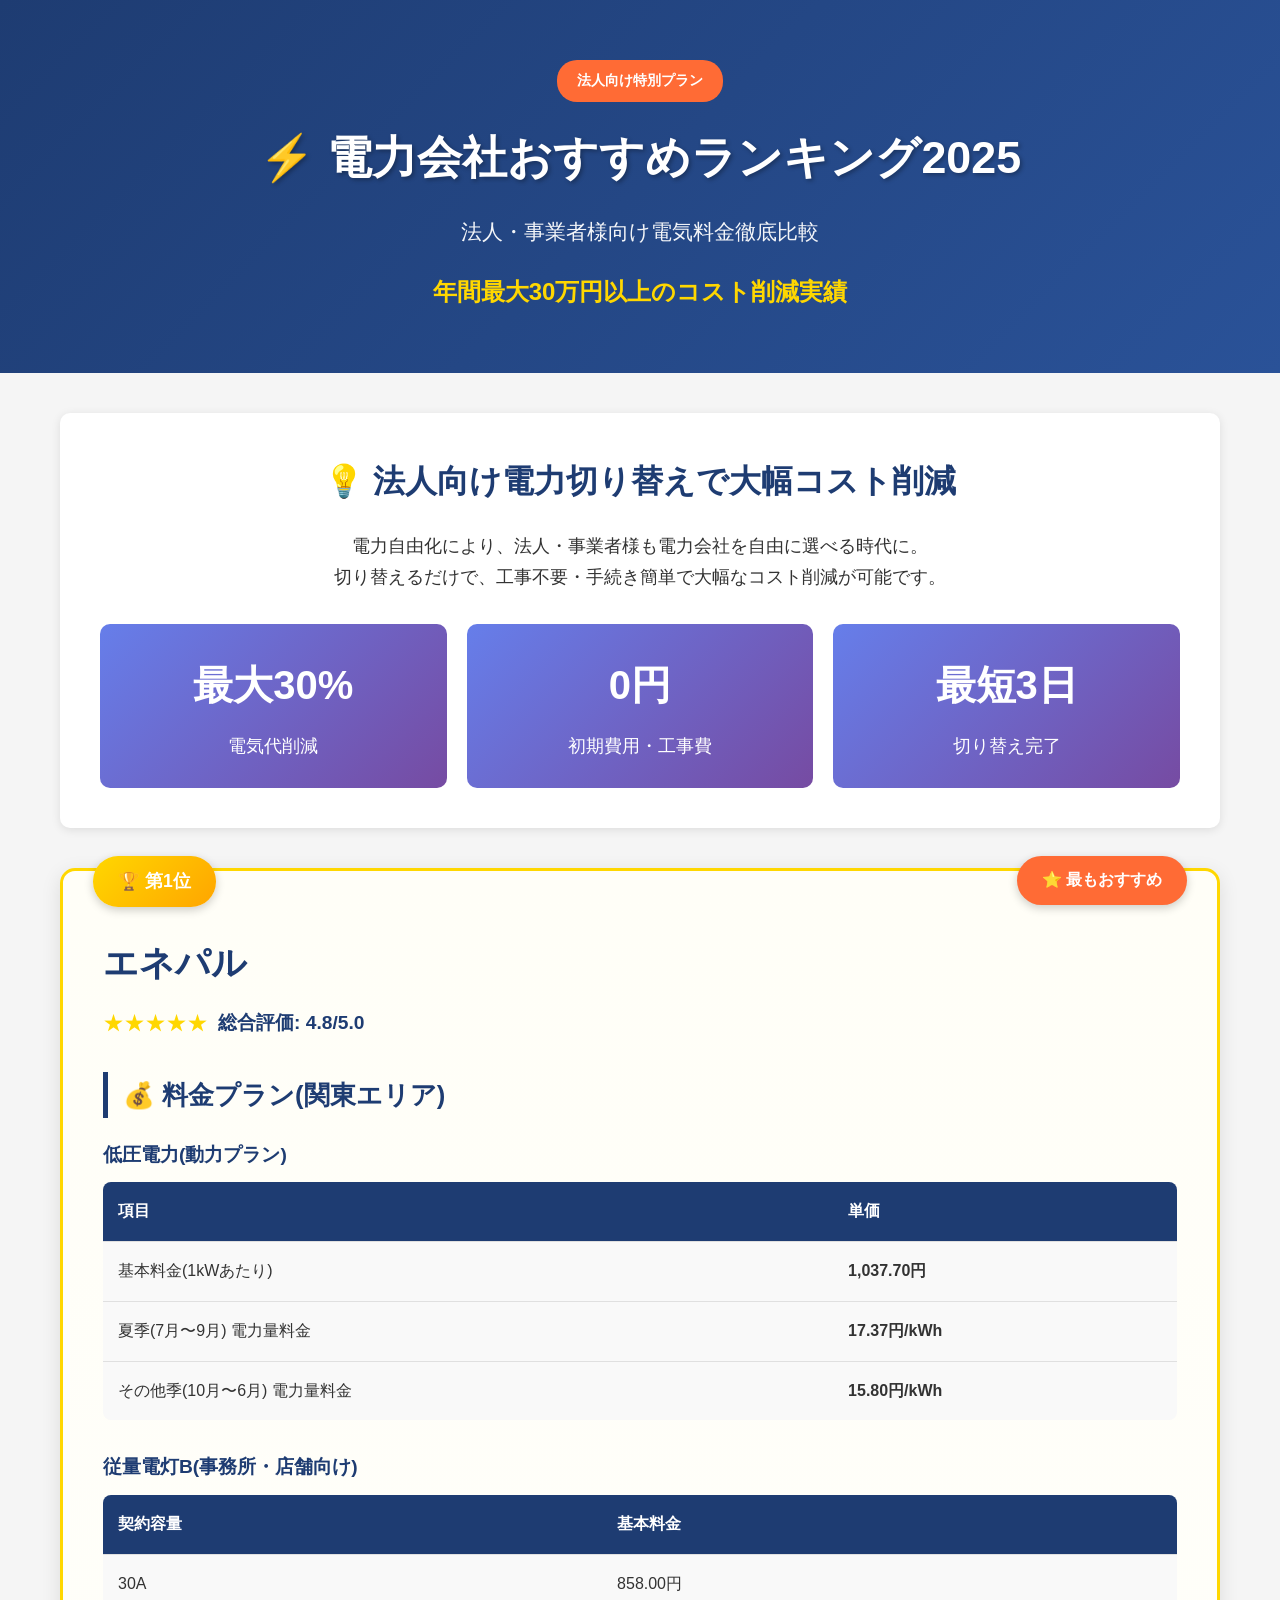
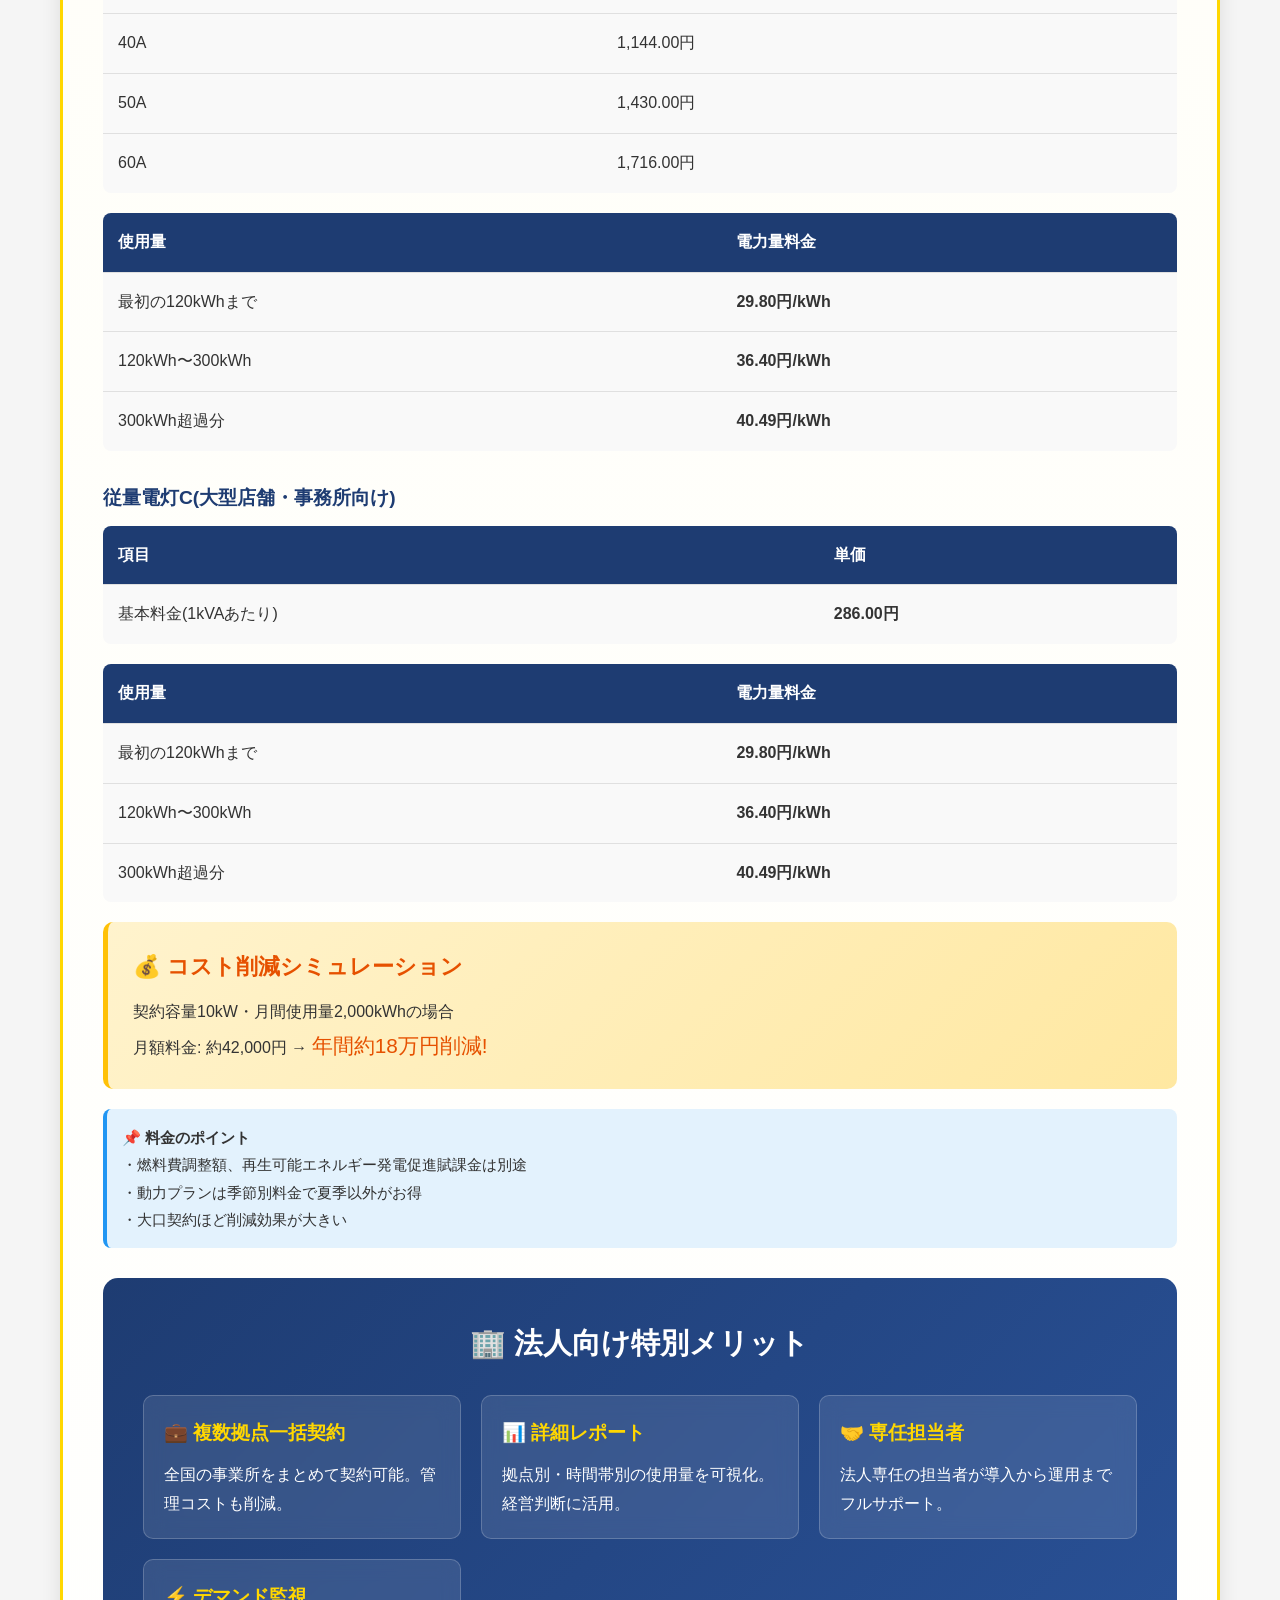
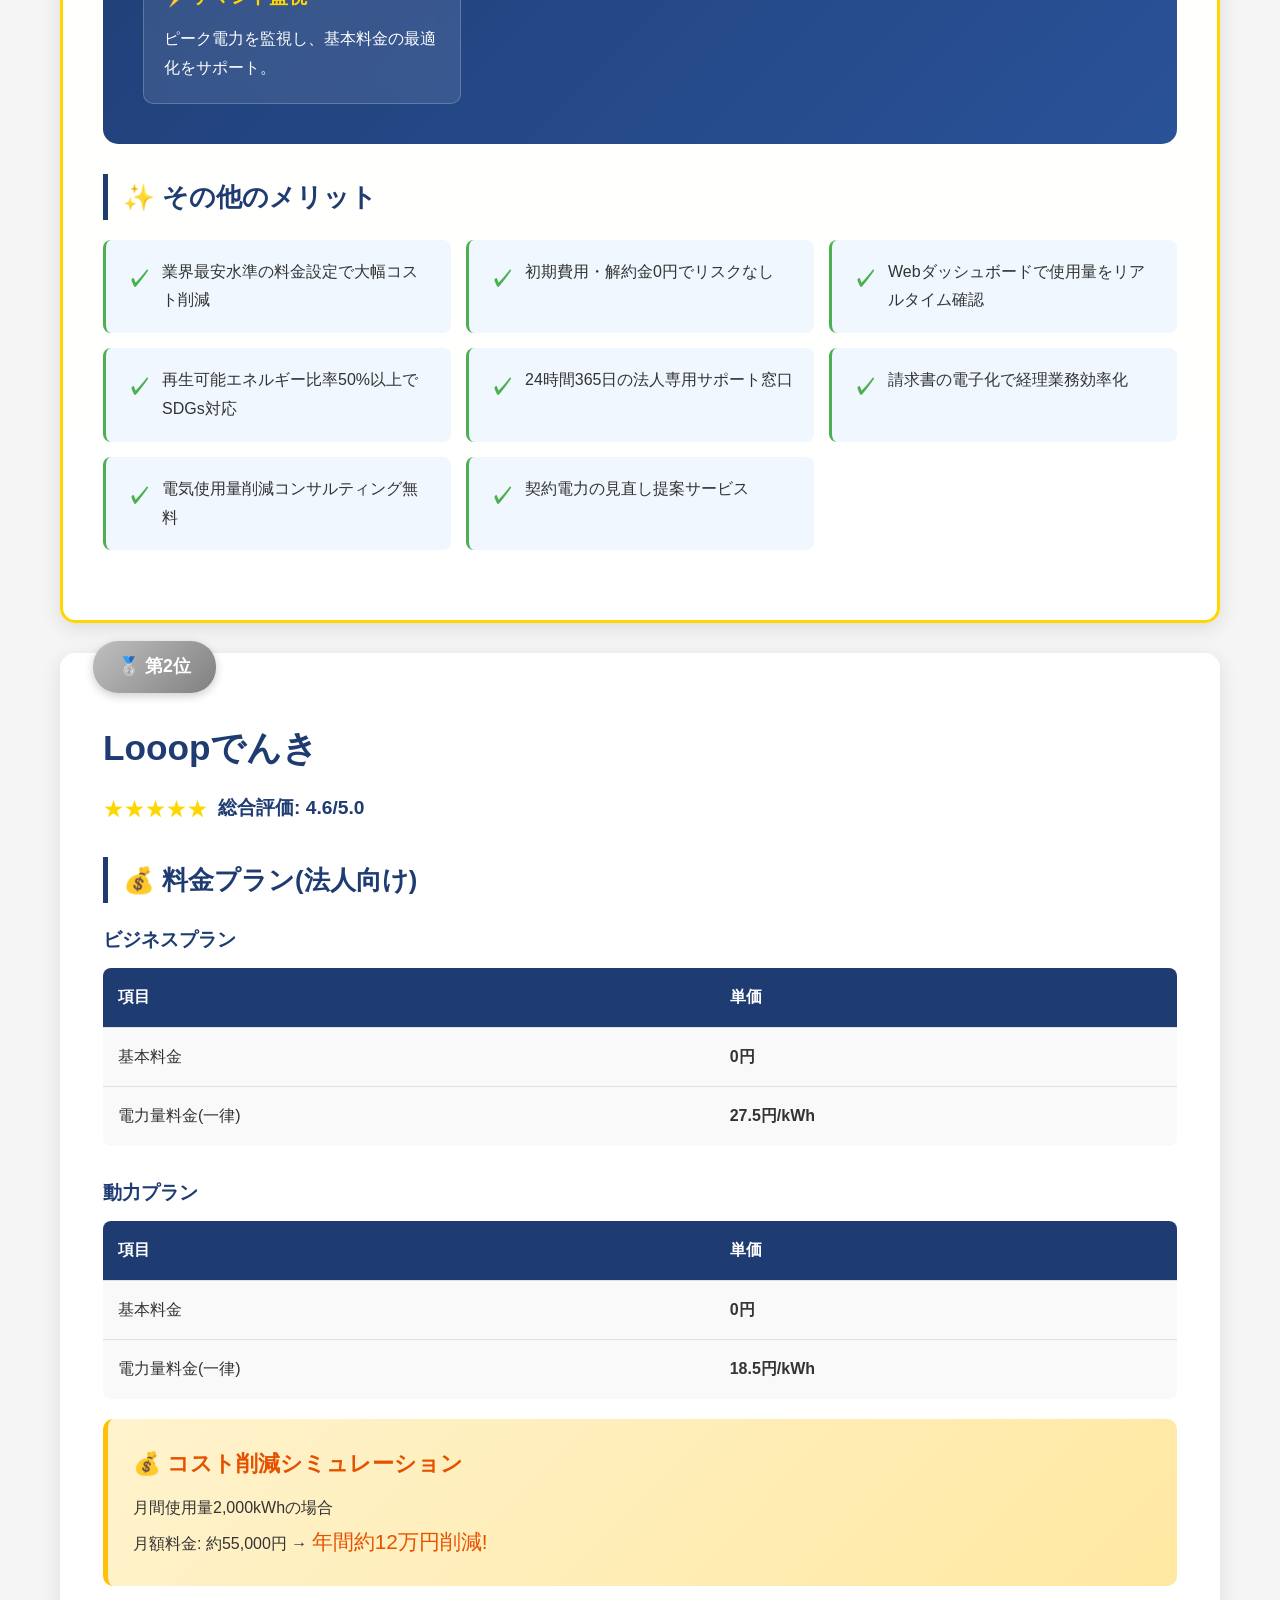
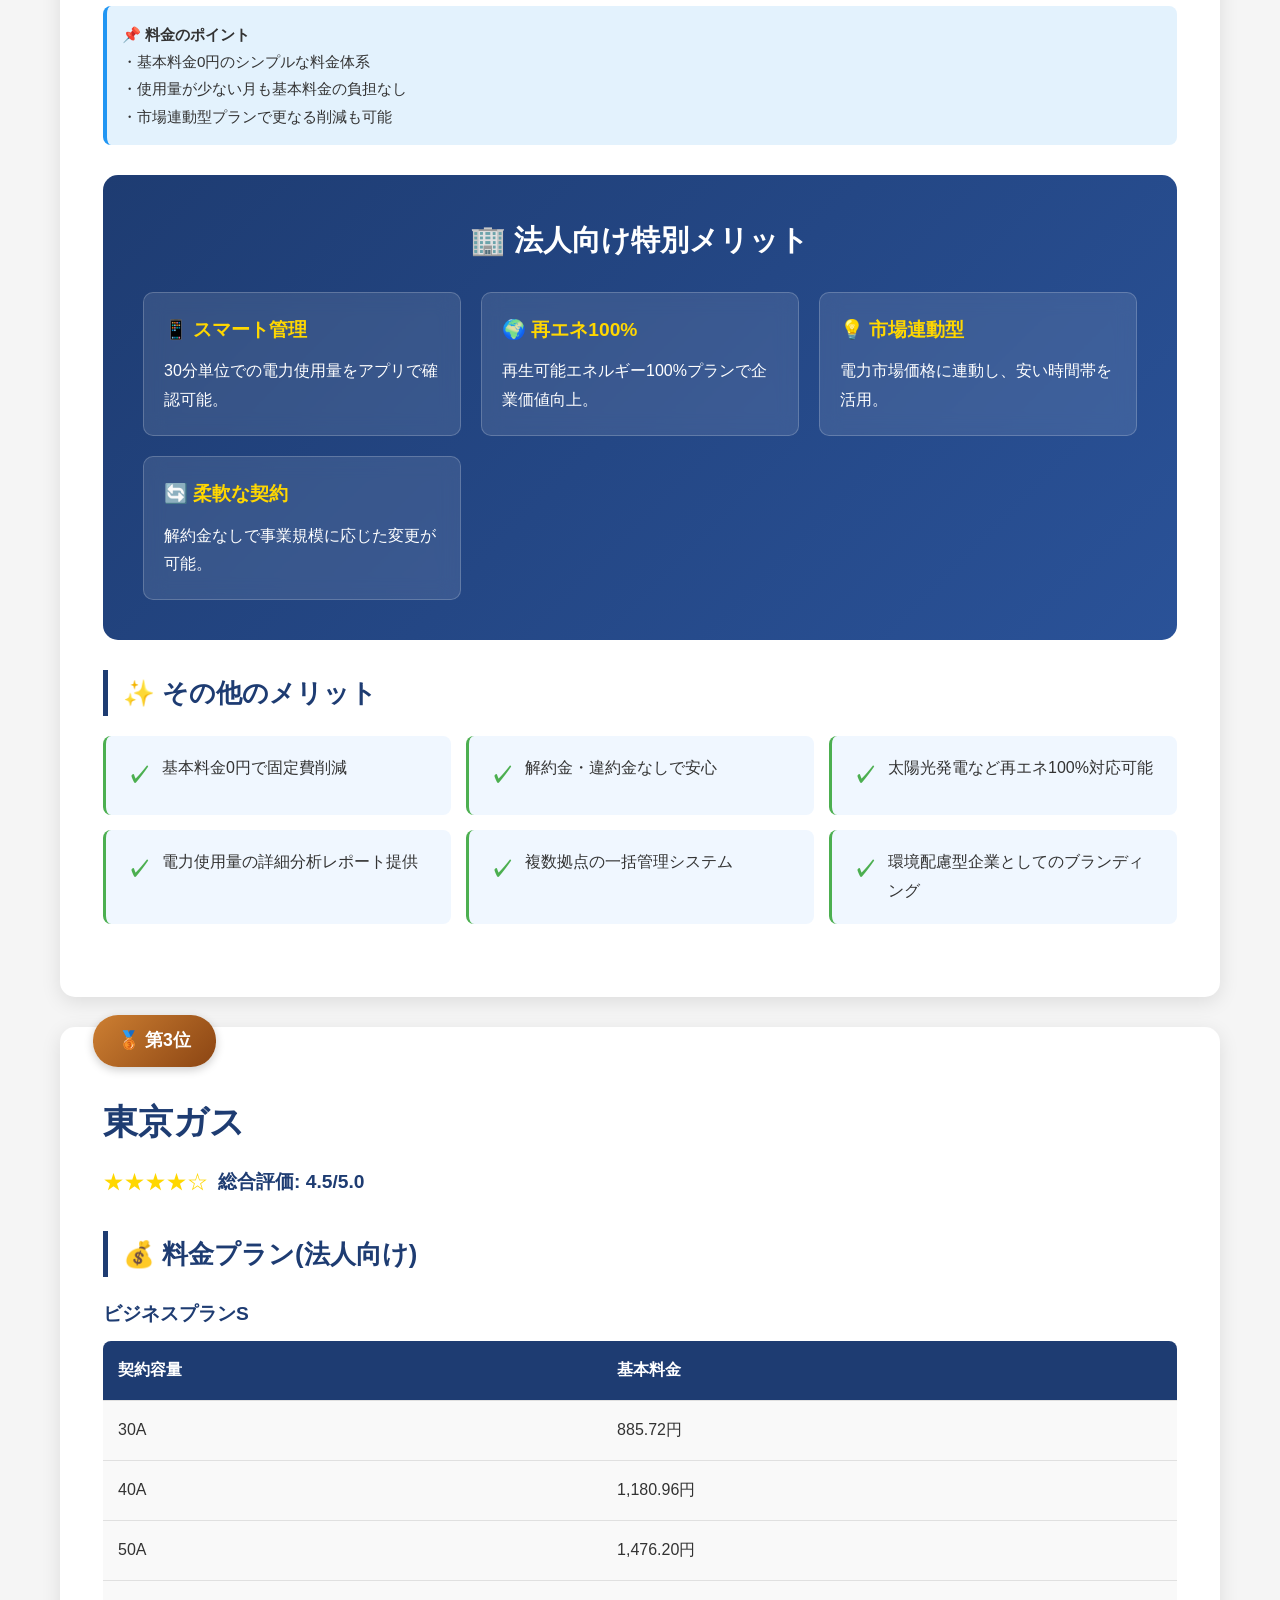
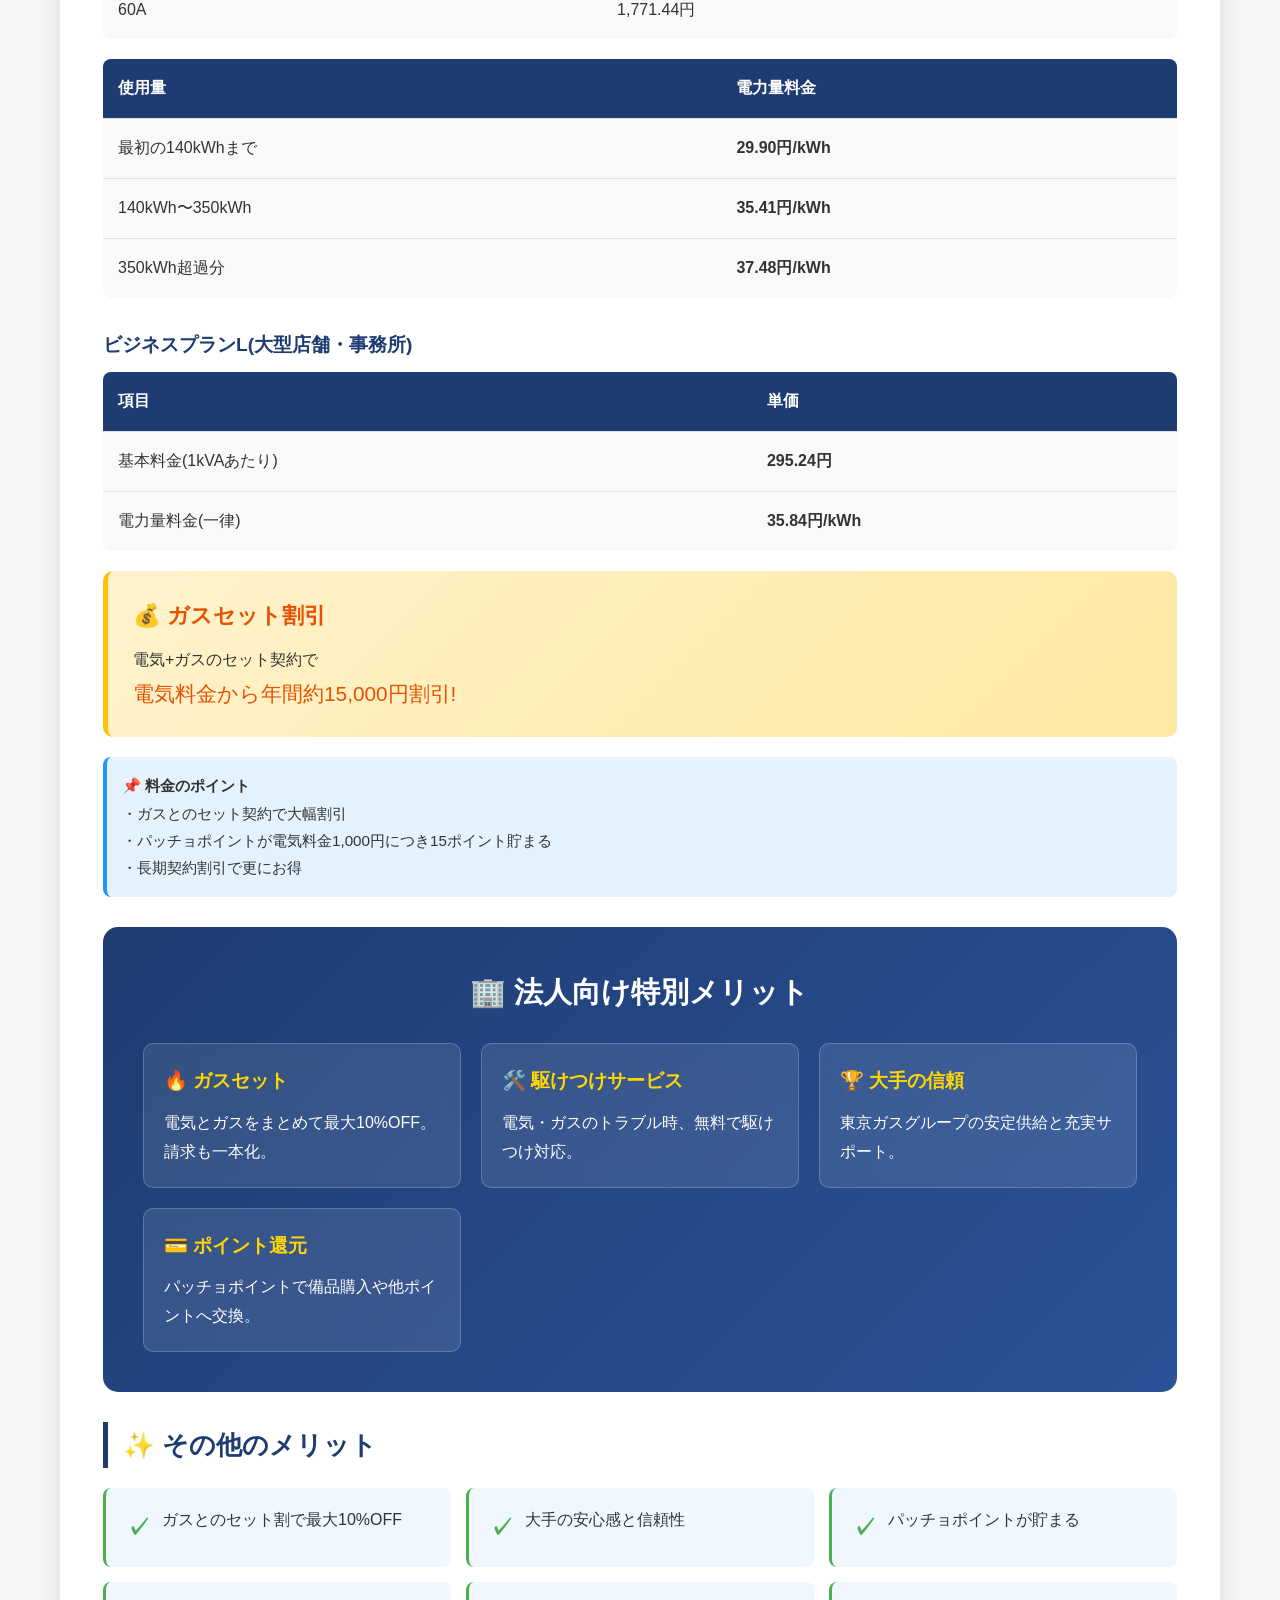
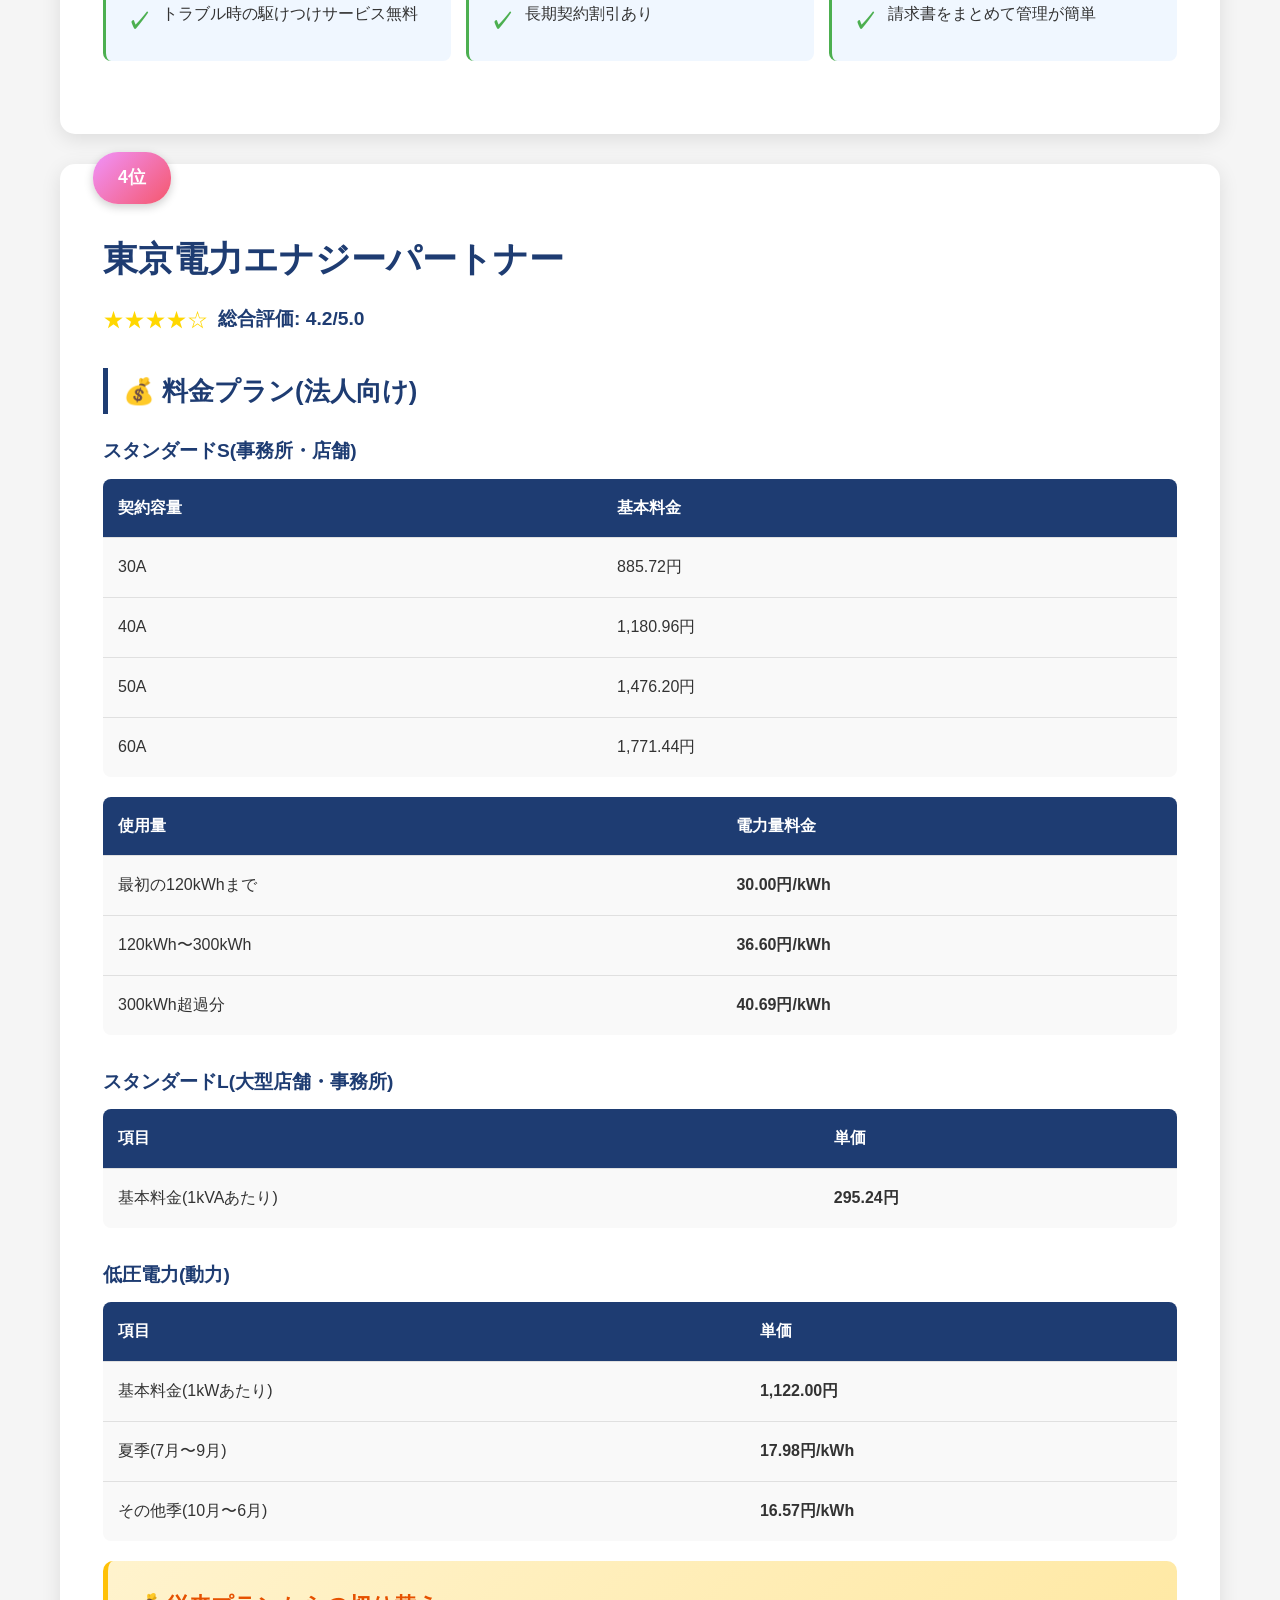
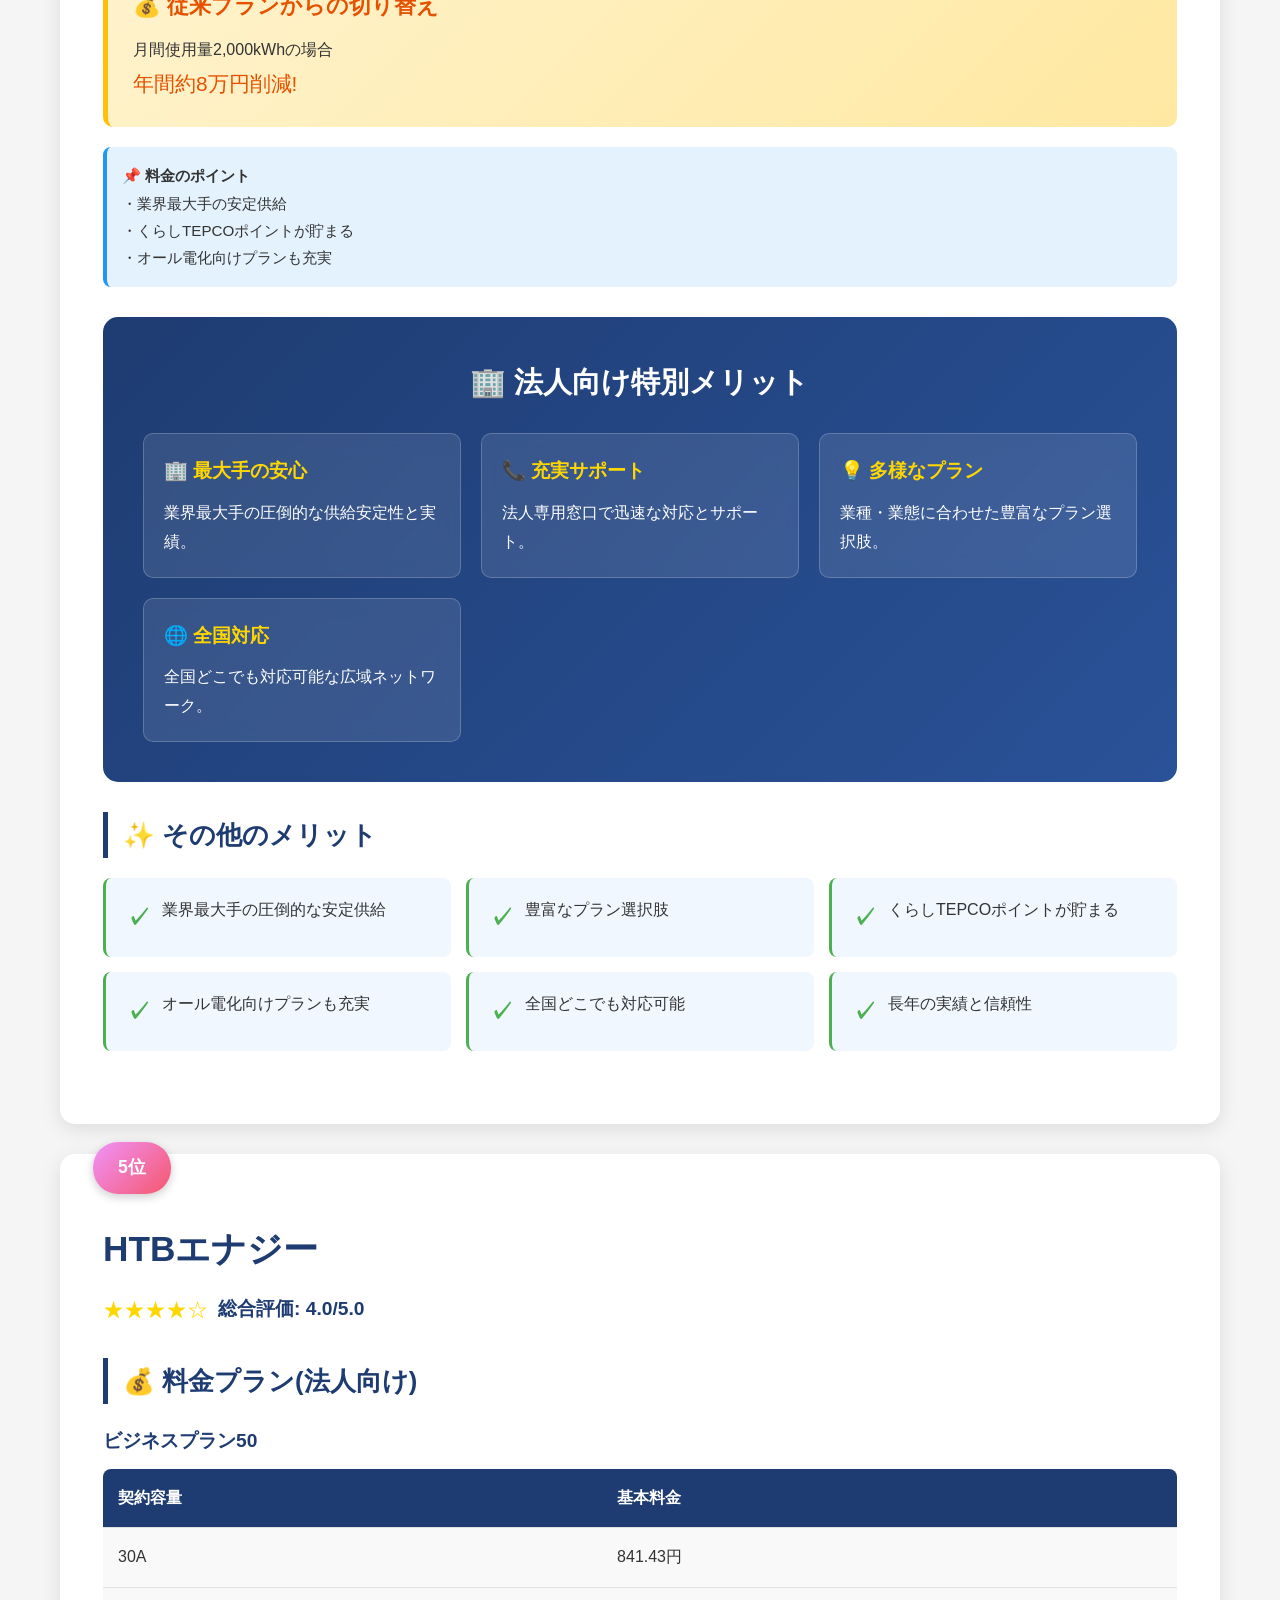
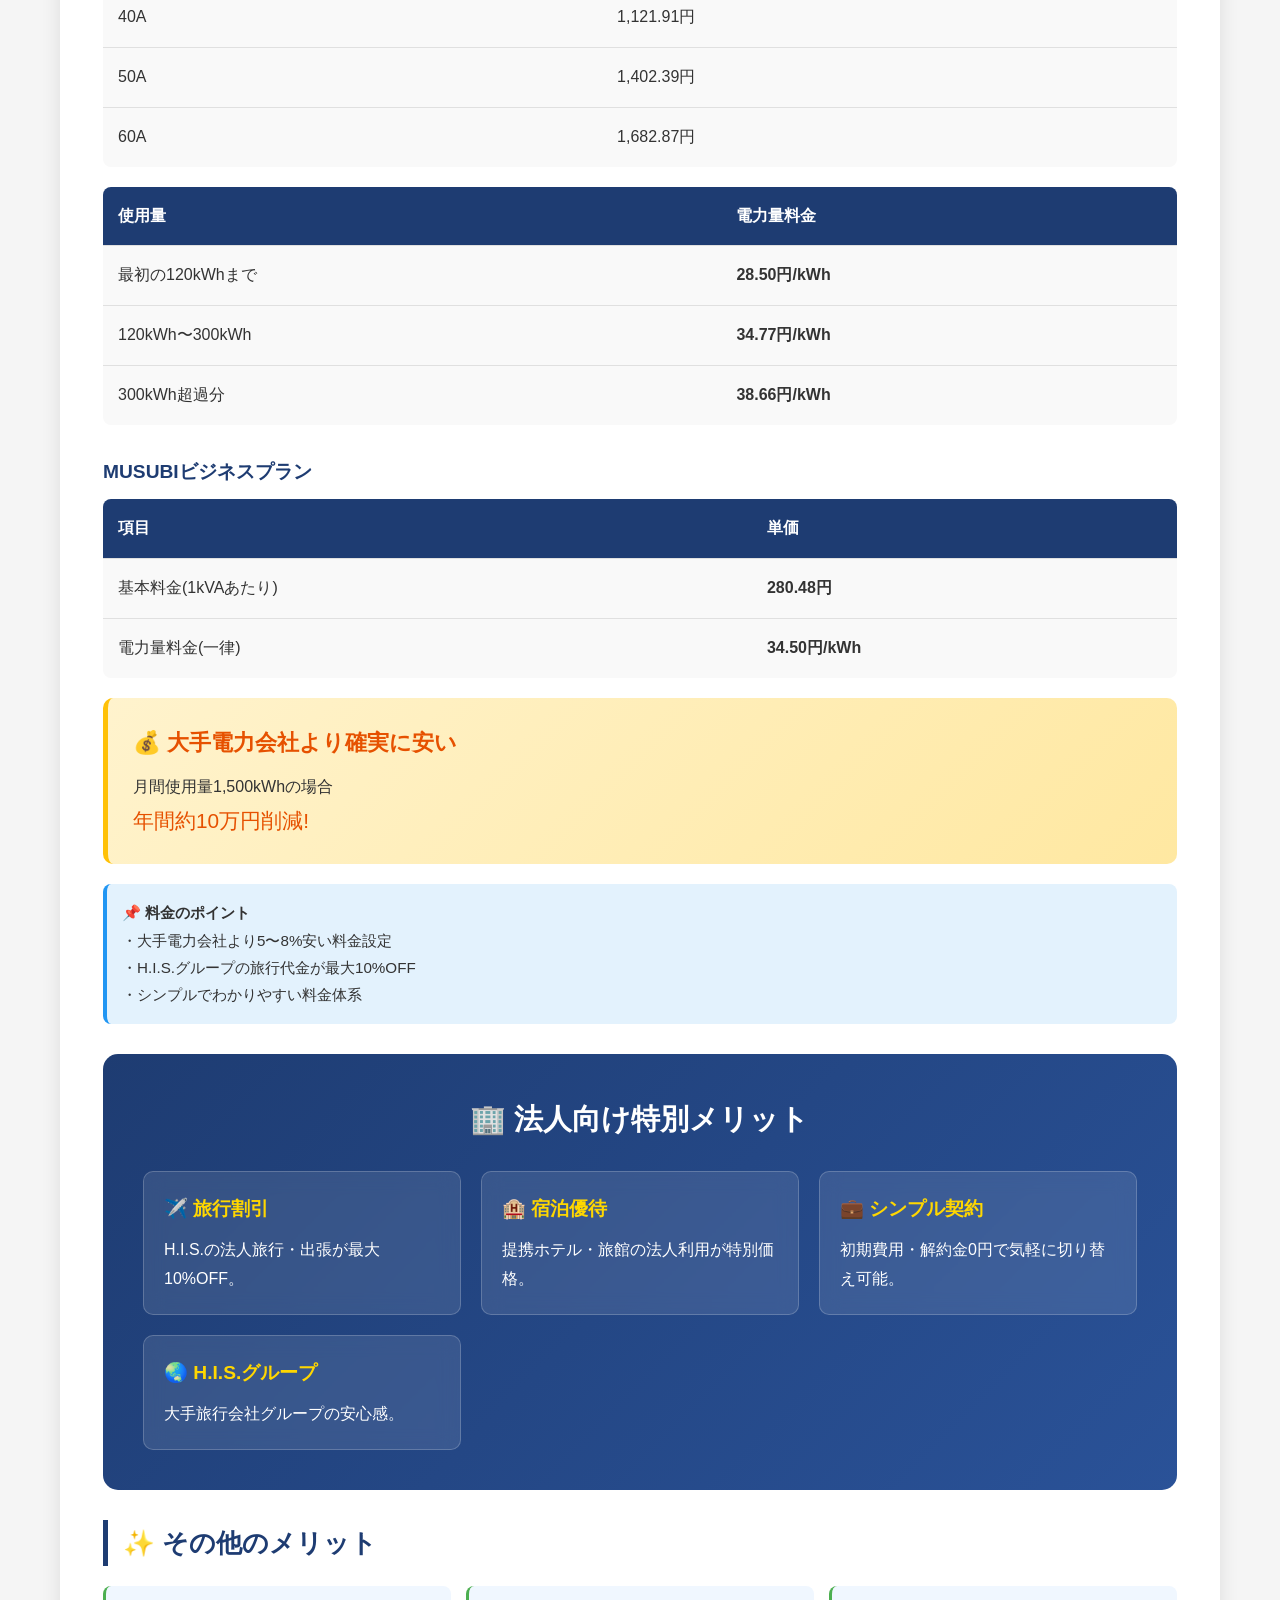
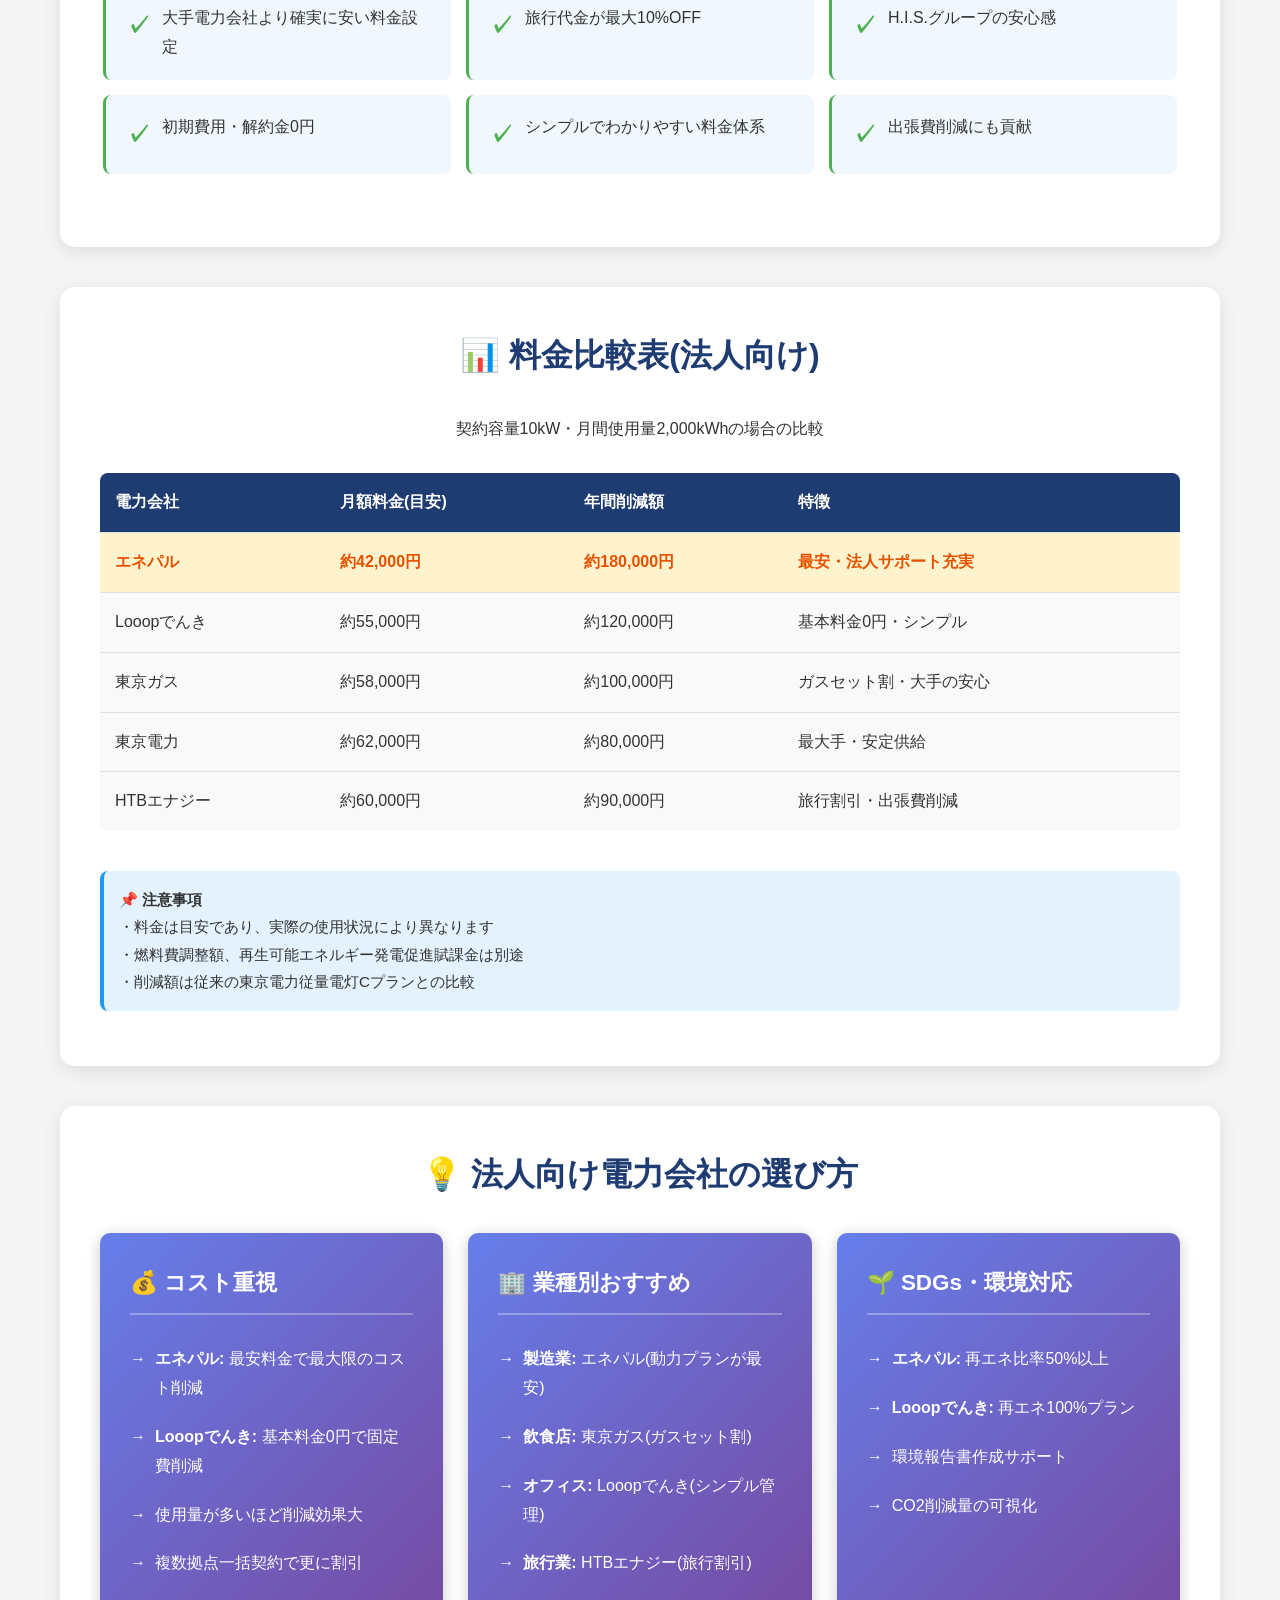
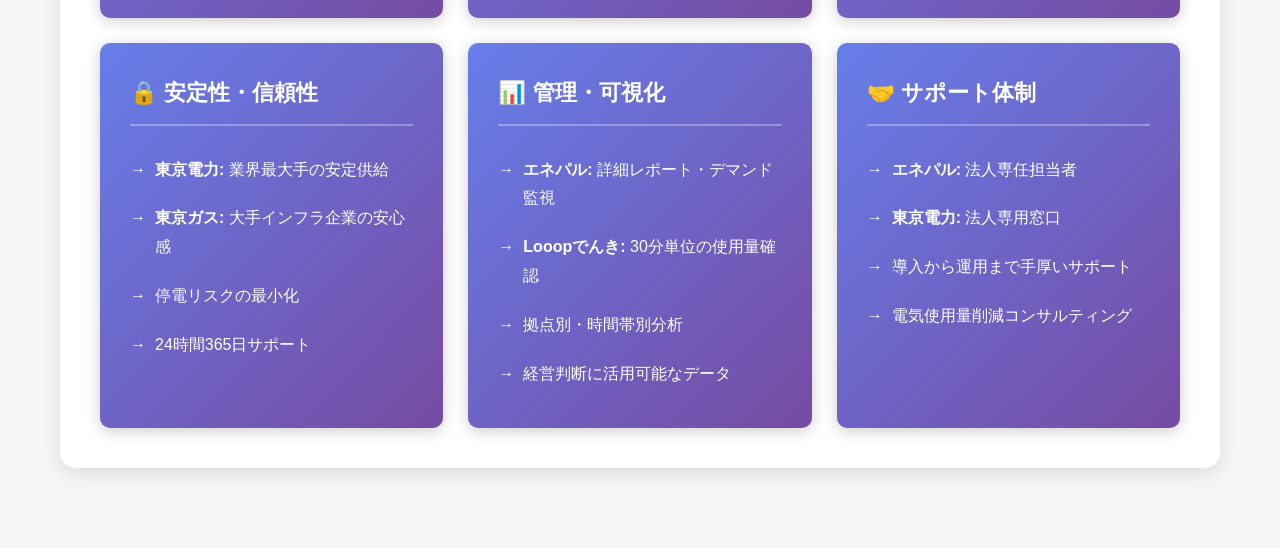
<file: main.html>
<!DOCTYPE html>
<html lang="ja">
<head>
    <meta charset="UTF-8">
    <meta name="viewport" content="width=device-width, initial-scale=1.0">
    <link rel="stylesheet" href="style.css">
    <title>【法人向け】電力会社おすすめランキング2025 | 電気料金徹底比較</title>
</head>
<body>
    <header>
        <div class="container">
            <div class="header-badge">法人向け特別プラン</div>
            <h1>⚡ 電力会社おすすめランキング2025</h1>
            <p>法人・事業者様向け電気料金徹底比較</p>
            <div class="header-highlight">年間最大30万円以上のコスト削減実績</div>
        </div>
    </header>

    <main>
        <div class="container">
            <section class="intro">
                <h2>💡 法人向け電力切り替えで大幅コスト削減</h2>
                <p style="text-align: center; font-size: 1.1rem; margin-bottom: 30px;">
                    電力自由化により、法人・事業者様も電力会社を自由に選べる時代に。<br>
                    切り替えるだけで、工事不要・手続き簡単で大幅なコスト削減が可能です。
                </p>
                <div class="intro-points">
                    <div class="intro-point">
                        <div class="intro-point-number">最大30%</div>
                        <div class="intro-point-text">電気代削減</div>
                    </div>
                    <div class="intro-point">
                        <div class="intro-point-number">0円</div>
                        <div class="intro-point-text">初期費用・工事費</div>
                    </div>
                    <div class="intro-point">
                        <div class="intro-point-number">最短3日</div>
                        <div class="intro-point-text">切り替え完了</div>
                    </div>
                </div>
            </section>

            <!-- 1位 エネパル -->
            <article class="ranking-card recommended">
                <div class="rank-badge gold">🏆 第1位</div>
                <div class="recommended-badge">⭐ 最もおすすめ</div>
                <div class="card-header">
                    <h2>エネパル</h2>
                    <div class="rating">
                        <span class="stars">★★★★★</span>
                        <span class="rating-score">総合評価: 4.8/5.0</span>
                    </div>
                </div>

                <div class="price-section">
                    <h3>💰 料金プラン(関東エリア)</h3>
                    
                    <h4 style="font-size: 1.2rem; color: #1e3c72; margin: 20px 0 10px 0;">低圧電力(動力プラン)</h4>
                    <table>
                        <thead>
                            <tr>
                                <th>項目</th>
                                <th>単価</th>
                            </tr>
                        </thead>
                        <tbody>
                            <tr>
                                <td>基本料金(1kWあたり)</td>
                                <td><strong>1,037.70円</strong></td>
                            </tr>
                            <tr>
                                <td>夏季(7月〜9月) 電力量料金</td>
                                <td><strong>17.37円/kWh</strong></td>
                            </tr>
                            <tr>
                                <td>その他季(10月〜6月) 電力量料金</td>
                                <td><strong>15.80円/kWh</strong></td>
                            </tr>
                        </tbody>
                    </table>

                    <h4 style="font-size: 1.2rem; color: #1e3c72; margin: 30px 0 10px 0;">従量電灯B(事務所・店舗向け)</h4>
                    <table>
                        <thead>
                            <tr>
                                <th>契約容量</th>
                                <th>基本料金</th>
                            </tr>
                        </thead>
                        <tbody>
                            <tr>
                                <td>30A</td>
                                <td>858.00円</td>
                            </tr>
                            <tr>
                                <td>40A</td>
                                <td>1,144.00円</td>
                            </tr>
                            <tr>
                                <td>50A</td>
                                <td>1,430.00円</td>
                            </tr>
                            <tr>
                                <td>60A</td>
                                <td>1,716.00円</td>
                            </tr>
                        </tbody>
                    </table>

                    <table>
                        <thead>
                            <tr>
                                <th>使用量</th>
                                <th>電力量料金</th>
                            </tr>
                        </thead>
                        <tbody>
                            <tr>
                                <td>最初の120kWhまで</td>
                                <td><strong>29.80円/kWh</strong></td>
                            </tr>
                            <tr>
                                <td>120kWh〜300kWh</td>
                                <td><strong>36.40円/kWh</strong></td>
                            </tr>
                            <tr>
                                <td>300kWh超過分</td>
                                <td><strong>40.49円/kWh</strong></td>
                            </tr>
                        </tbody>
                    </table>

                    <h4 style="font-size: 1.2rem; color: #1e3c72; margin: 30px 0 10px 0;">従量電灯C(大型店舗・事務所向け)</h4>
                    <table>
                        <thead>
                            <tr>
                                <th>項目</th>
                                <th>単価</th>
                            </tr>
                        </thead>
                        <tbody>
                            <tr>
                                <td>基本料金(1kVAあたり)</td>
                                <td><strong>286.00円</strong></td>
                            </tr>
                        </tbody>
                    </table>

                    <table>
                        <thead>
                            <tr>
                                <th>使用量</th>
                                <th>電力量料金</th>
                            </tr>
                        </thead>
                        <tbody>
                            <tr>
                                <td>最初の120kWhまで</td>
                                <td><strong>29.80円/kWh</strong></td>
                            </tr>
                            <tr>
                                <td>120kWh〜300kWh</td>
                                <td><strong>36.40円/kWh</strong></td>
                            </tr>
                            <tr>
                                <td>300kWh超過分</td>
                                <td><strong>40.49円/kWh</strong></td>
                            </tr>
                        </tbody>
                    </table>

                    <div class="price-highlight">
                        <strong>💰 コスト削減シミュレーション</strong>
                        <p>契約容量10kW・月間使用量2,000kWhの場合</p>
                        <p>月額料金: 約42,000円 → <span style="color: #e65100; font-size: 1.3rem;">年間約18万円削減!</span></p>
                    </div>

                    <div class="price-note">
                        <strong>📌 料金のポイント</strong><br>
                        ・燃料費調整額、再生可能エネルギー発電促進賦課金は別途<br>
                        ・動力プランは季節別料金で夏季以外がお得<br>
                        ・大口契約ほど削減効果が大きい
                    </div>
                </div>

                <div class="corporate-benefits">
                    <h3>🏢 法人向け特別メリット</h3>
                    <div class="corporate-benefit-grid">
                        <div class="corporate-benefit-card">
                            <h4>💼 複数拠点一括契約</h4>
                            <p>全国の事業所をまとめて契約可能。管理コストも削減。</p>
                        </div>
                        <div class="corporate-benefit-card">
                            <h4>📊 詳細レポート</h4>
                            <p>拠点別・時間帯別の使用量を可視化。経営判断に活用。</p>
                        </div>
                        <div class="corporate-benefit-card">
                            <h4>🤝 専任担当者</h4>
                            <p>法人専任の担当者が導入から運用までフルサポート。</p>
                        </div>
                        <div class="corporate-benefit-card">
                            <h4>⚡ デマンド監視</h4>
                            <p>ピーク電力を監視し、基本料金の最適化をサポート。</p>
                        </div>
                    </div>
                </div>

                <div class="benefits">
                    <h3>✨ その他のメリット</h3>
                    <div class="benefit-list">
                        <div class="benefit-item">業界最安水準の料金設定で大幅コスト削減</div>
                        <div class="benefit-item">初期費用・解約金0円でリスクなし</div>
                        <div class="benefit-item">Webダッシュボードで使用量をリアルタイム確認</div>
                        <div class="benefit-item">再生可能エネルギー比率50%以上でSDGs対応</div>
                        <div class="benefit-item">24時間365日の法人専用サポート窓口</div>
                        <div class="benefit-item">請求書の電子化で経理業務効率化</div>
                        <div class="benefit-item">電気使用量削減コンサルティング無料</div>
                        <div class="benefit-item">契約電力の見直し提案サービス</div>
                    </div>
                </div>
            </article>

            <!-- 2位 Looopでんき -->
            <article class="ranking-card">
                <div class="rank-badge silver">🥈 第2位</div>
                <div class="card-header">
                    <h2>Looopでんき</h2>
                    <div class="rating">
                        <span class="stars">★★★★★</span>
                        <span class="rating-score">総合評価: 4.6/5.0</span>
                    </div>
                </div>

                <div class="price-section">
                    <h3>💰 料金プラン(法人向け)</h3>
                    
                    <h4 style="font-size: 1.2rem; color: #1e3c72; margin: 20px 0 10px 0;">ビジネスプラン</h4>
                    <table>
                        <thead>
                            <tr>
                                <th>項目</th>
                                <th>単価</th>
                            </tr>
                        </thead>
                        <tbody>
                            <tr>
                                <td>基本料金</td>
                                <td><strong>0円</strong></td>
                            </tr>
                            <tr>
                                <td>電力量料金(一律)</td>
                                <td><strong>27.5円/kWh</strong></td>
                            </tr>
                        </tbody>
                    </table>

                    <h4 style="font-size: 1.2rem; color: #1e3c72; margin: 30px 0 10px 0;">動力プラン</h4>
                    <table>
                        <thead>
                            <tr>
                                <th>項目</th>
                                <th>単価</th>
                            </tr>
                        </thead>
                        <tbody>
                            <tr>
                                <td>基本料金</td>
                                <td><strong>0円</strong></td>
                            </tr>
                            <tr>
                                <td>電力量料金(一律)</td>
                                <td><strong>18.5円/kWh</strong></td>
                            </tr>
                        </tbody>
                    </table>
                                      <div class="price-highlight">
                        <strong>💰 コスト削減シミュレーション</strong>
                        <p>月間使用量2,000kWhの場合</p>
                        <p>月額料金: 約55,000円 → <span style="color: #e65100; font-size: 1.3rem;">年間約12万円削減!</span></p>
                    </div>

                    <div class="price-note">
                        <strong>📌 料金のポイント</strong><br>
                        ・基本料金0円のシンプルな料金体系<br>
                        ・使用量が少ない月も基本料金の負担なし<br>
                        ・市場連動型プランで更なる削減も可能
                    </div>
                </div>

                <div class="corporate-benefits">
                    <h3>🏢 法人向け特別メリット</h3>
                    <div class="corporate-benefit-grid">
                        <div class="corporate-benefit-card">
                            <h4>📱 スマート管理</h4>
                            <p>30分単位での電力使用量をアプリで確認可能。</p>
                        </div>
                        <div class="corporate-benefit-card">
                            <h4>🌍 再エネ100%</h4>
                            <p>再生可能エネルギー100%プランで企業価値向上。</p>
                        </div>
                        <div class="corporate-benefit-card">
                            <h4>💡 市場連動型</h4>
                            <p>電力市場価格に連動し、安い時間帯を活用。</p>
                        </div>
                        <div class="corporate-benefit-card">
                            <h4>🔄 柔軟な契約</h4>
                            <p>解約金なしで事業規模に応じた変更が可能。</p>
                        </div>
                    </div>
                </div>

                <div class="benefits">
                    <h3>✨ その他のメリット</h3>
                    <div class="benefit-list">
                        <div class="benefit-item">基本料金0円で固定費削減</div>
                        <div class="benefit-item">解約金・違約金なしで安心</div>
                        <div class="benefit-item">太陽光発電など再エネ100%対応可能</div>
                        <div class="benefit-item">電力使用量の詳細分析レポート提供</div>
                        <div class="benefit-item">複数拠点の一括管理システム</div>
                        <div class="benefit-item">環境配慮型企業としてのブランディング</div>
                    </div>
                </div>
            </article>

            <!-- 3位 東京ガス -->
            <article class="ranking-card">
                <div class="rank-badge bronze">🥉 第3位</div>
                <div class="card-header">
                    <h2>東京ガス</h2>
                    <div class="rating">
                        <span class="stars">★★★★☆</span>
                        <span class="rating-score">総合評価: 4.5/5.0</span>
                    </div>
                </div>

                <div class="price-section">
                    <h3>💰 料金プラン(法人向け)</h3>
                    
                    <h4 style="font-size: 1.2rem; color: #1e3c72; margin: 20px 0 10px 0;">ビジネスプランS</h4>
                    <table>
                        <thead>
                            <tr>
                                <th>契約容量</th>
                                <th>基本料金</th>
                            </tr>
                        </thead>
                        <tbody>
                            <tr>
                                <td>30A</td>
                                <td>885.72円</td>
                            </tr>
                            <tr>
                                <td>40A</td>
                                <td>1,180.96円</td>
                            </tr>
                            <tr>
                                <td>50A</td>
                                <td>1,476.20円</td>
                            </tr>
                            <tr>
                                <td>60A</td>
                                <td>1,771.44円</td>
                            </tr>
                        </tbody>
                    </table>

                    <table>
                        <thead>
                            <tr>
                                <th>使用量</th>
                                <th>電力量料金</th>
                            </tr>
                        </thead>
                        <tbody>
                            <tr>
                                <td>最初の140kWhまで</td>
                                <td><strong>29.90円/kWh</strong></td>
                            </tr>
                            <tr>
                                <td>140kWh〜350kWh</td>
                                <td><strong>35.41円/kWh</strong></td>
                            </tr>
                            <tr>
                                <td>350kWh超過分</td>
                                <td><strong>37.48円/kWh</strong></td>
                            </tr>
                        </tbody>
                    </table>

                    <h4 style="font-size: 1.2rem; color: #1e3c72; margin: 30px 0 10px 0;">ビジネスプランL(大型店舗・事務所)</h4>
                    <table>
                        <thead>
                            <tr>
                                <th>項目</th>
                                <th>単価</th>
                            </tr>
                        </thead>
                        <tbody>
                            <tr>
                                <td>基本料金(1kVAあたり)</td>
                                <td><strong>295.24円</strong></td>
                            </tr>
                            <tr>
                                <td>電力量料金(一律)</td>
                                <td><strong>35.84円/kWh</strong></td>
                            </tr>
                        </tbody>
                    </table>

                    <div class="price-highlight">
                        <strong>💰 ガスセット割引</strong>
                        <p>電気+ガスのセット契約で</p>
                        <p><span style="color: #e65100; font-size: 1.3rem;">電気料金から年間約15,000円割引!</span></p>
                    </div>

                    <div class="price-note">
                        <strong>📌 料金のポイント</strong><br>
                        ・ガスとのセット契約で大幅割引<br>
                        ・パッチョポイントが電気料金1,000円につき15ポイント貯まる<br>
                        ・長期契約割引で更にお得
                    </div>
                </div>

                <div class="corporate-benefits">
                    <h3>🏢 法人向け特別メリット</h3>
                    <div class="corporate-benefit-grid">
                        <div class="corporate-benefit-card">
                            <h4>🔥 ガスセット</h4>
                            <p>電気とガスをまとめて最大10%OFF。請求も一本化。</p>
                        </div>
                        <div class="corporate-benefit-card">
                            <h4>🛠️ 駆けつけサービス</h4>
                            <p>電気・ガスのトラブル時、無料で駆けつけ対応。</p>
                        </div>
                        <div class="corporate-benefit-card">
                            <h4>🏆 大手の信頼</h4>
                            <p>東京ガスグループの安定供給と充実サポート。</p>
                        </div>
                        <div class="corporate-benefit-card">
                            <h4>💳 ポイント還元</h4>
                            <p>パッチョポイントで備品購入や他ポイントへ交換。</p>
                        </div>
                    </div>
                </div>

                <div class="benefits">
                    <h3>✨ その他のメリット</h3>
                    <div class="benefit-list">
                        <div class="benefit-item">ガスとのセット割で最大10%OFF</div>
                        <div class="benefit-item">大手の安心感と信頼性</div>
                        <div class="benefit-item">パッチョポイントが貯まる</div>
                        <div class="benefit-item">トラブル時の駆けつけサービス無料</div>
                        <div class="benefit-item">長期契約割引あり</div>
                        <div class="benefit-item">請求書をまとめて管理が簡単</div>
                    </div>
                </div>
            </article>

            <!-- 4位 東京電力 -->
            <article class="ranking-card">
                <div class="rank-badge">4位</div>
                <div class="card-header">
                    <h2>東京電力エナジーパートナー</h2>
                    <div class="rating">
                        <span class="stars">★★★★☆</span>
                        <span class="rating-score">総合評価: 4.2/5.0</span>
                    </div>
                </div>

                <div class="price-section">
                    <h3>💰 料金プラン(法人向け)</h3>
                    
                    <h4 style="font-size: 1.2rem; color: #1e3c72; margin: 20px 0 10px 0;">スタンダードS(事務所・店舗)</h4>
                    <table>
                        <thead>
                            <tr>
                                <th>契約容量</th>
                                <th>基本料金</th>
                            </tr>
                        </thead>
                        <tbody>
                            <tr>
                                <td>30A</td>
                                <td>885.72円</td>
                            </tr>
                            <tr>
                                <td>40A</td>
                                <td>1,180.96円</td>
                            </tr>
                            <tr>
                                <td>50A</td>
                                <td>1,476.20円</td>
                            </tr>
                            <tr>
                                <td>60A</td>
                                <td>1,771.44円</td>
                            </tr>
                        </tbody>
                    </table>

                    <table>
                        <thead>
                            <tr>
                                <th>使用量</th>
                                <th>電力量料金</th>
                            </tr>
                        </thead>
                        <tbody>
                            <tr>
                                <td>最初の120kWhまで</td>
                                <td><strong>30.00円/kWh</strong></td>
                            </tr>
                            <tr>
                                <td>120kWh〜300kWh</td>
                                <td><strong>36.60円/kWh</strong></td>
                            </tr>
                            <tr>
                                <td>300kWh超過分</td>
                                <td><strong>40.69円/kWh</strong></td>
                            </tr>
                        </tbody>
                    </table>

                    <h4 style="font-size: 1.2rem; color: #1e3c72; margin: 30px 0 10px 0;">スタンダードL(大型店舗・事務所)</h4>
                    <table>
                        <thead>
                            <tr>
                                <th>項目</th>
                                <th>単価</th>
                            </tr>
                        </thead>
                        <tbody>
                            <tr>
                                <td>基本料金(1kVAあたり)</td>
                                <td><strong>295.24円</strong></td>
                            </tr>
                        </tbody>
                    </table>

                    <h4 style="font-size: 1.2rem; color: #1e3c72; margin: 30px 0 10px 0;">低圧電力(動力)</h4>
                    <table>
                        <thead>
                            <tr>
                                <th>項目</th>
                                <th>単価</th>
                            </tr>
                        </thead>
                        <tbody>
                            <tr>
                                <td>基本料金(1kWあたり)</td>
                                <td><strong>1,122.00円</strong></td>
                            </tr>
                            <tr>
                                <td>夏季(7月〜9月)</td>
                                <td><strong>17.98円/kWh</strong></td>
                            </tr>
                            <tr>
                                <td>その他季(10月〜6月)</td>
                                <td><strong>16.57円/kWh</strong></td>
                            </tr>
                        </tbody>
                    </table>

                    <div class="price-highlight">
                        <strong>💰 従来プランからの切り替え</strong>
                        <p>月間使用量2,000kWhの場合</p>
                        <p><span style="color: #e65100; font-size: 1.3rem;">年間約8万円削減!</span></p>
                    </div>

                    <div class="price-note">
                        <strong>📌 料金のポイント</strong><br>
                        ・業界最大手の安定供給<br>
                        ・くらしTEPCOポイントが貯まる<br>
                        ・オール電化向けプランも充実
                    </div>
                </div>

                <div class="corporate-benefits">
                    <h3>🏢 法人向け特別メリット</h3>
                    <div class="corporate-benefit-grid">
                        <div class="corporate-benefit-card">
                            <h4>🏢 最大手の安心</h4>
                            <p>業界最大手の圧倒的な供給安定性と実績。</p>
                        </div>
                        <div class="corporate-benefit-card">
                            <h4>📞 充実サポート</h4>
                            <p>法人専用窓口で迅速な対応とサポート。</p>
                        </div>
                        <div class="corporate-benefit-card">
                            <h4>💡 多様なプラン</h4>
                            <p>業種・業態に合わせた豊富なプラン選択肢。</p>
                        </div>
                        <div class="corporate-benefit-card">
                            <h4>🌐 全国対応</h4>
                            <p>全国どこでも対応可能な広域ネットワーク。</p>
                        </div>
                    </div>
                </div>

                <div class="benefits">
                    <h3>✨ その他のメリット</h3>
                    <div class="benefit-list">
                        <div class="benefit-item">業界最大手の圧倒的な安定供給</div>
                        <div class="benefit-item">豊富なプラン選択肢</div>
                        <div class="benefit-item">くらしTEPCOポイントが貯まる</div>
                        <div class="benefit-item">オール電化向けプランも充実</div>
                        <div class="benefit-item">全国どこでも対応可能</div>
                        <div class="benefit-item">長年の実績と信頼性</div>
                    </div>
                </div>
            </article>

            <!-- 5位 HTBエナジー -->
            <article class="ranking-card">
                <div class="rank-badge">5位</div>
                <div class="card-header">
                    <h2>HTBエナジー</h2>
                    <div class="rating">
                        <span class="stars">★★★★☆</span>
                        <span class="rating-score">総合評価: 4.0/5.0</span>
                    </div>
                </div>

                <div class="price-section">
                    <h3>💰 料金プラン(法人向け)</h3>
                    
                    <h4 style="font-size: 1.2rem; color: #1e3c72; margin: 20px 0 10px 0;">ビジネスプラン50</h4>
                    <table>
                        <thead>
                            <tr>
                                <th>契約容量</th>
                                <th>基本料金</th>
                            </tr>
                        </thead>
                        <tbody>
                            <tr>
                                <td>30A</td>
                                <td>841.43円</td>
                            </tr>
                            <tr>
                                <td>40A</td>
                                <td>1,121.91円</td>
                            </tr>
                            <tr>
                                <td>50A</td>
                                <td>1,402.39円</td>
                            </tr>
                            <tr>
                                <td>60A</td>
                                <td>1,682.87円</td>
                            </tr>
                        </tbody>
                    </table>

                    <table>
                        <thead>
                            <tr>
                                <th>使用量</th>
                                <th>電力量料金</th>
                            </tr>
                        </thead>
                        <tbody>
                            <tr>
                                <td>最初の120kWhまで</td>
                                <td><strong>28.50円/kWh</strong></td>
                            </tr>
                            <tr>
                                <td>120kWh〜300kWh</td>
                                <td><strong>34.77円/kWh</strong></td>
                            </tr>
                            <tr>
                                <td>300kWh超過分</td>
                                <td><strong>38.66円/kWh</strong></td>
                            </tr>
                        </tbody>
                    </table>

                    <h4 style="font-size: 1.2rem; color: #1e3c72; margin: 30px 0 10px 0;">MUSUBIビジネスプラン</h4>
                    <table>
                        <thead>
                            <tr>
                                <th>項目</th>
                                <th>単価</th>
                            </tr>
                        </thead>
                        <tbody>
                            <tr>
                                <td>基本料金(1kVAあたり)</td>
                                <td><strong>280.48円</strong></td>
                            </tr>
                            <tr>
                                <td>電力量料金(一律)</td>
                                <td><strong>34.50円/kWh</strong></td>
                            </tr>
                        </tbody>
                    </table>

                    <div class="price-highlight">
                        <strong>💰 大手電力会社より確実に安い</strong>
                        <p>月間使用量1,500kWhの場合</p>
                        <p><span style="color: #e65100; font-size: 1.3rem;">年間約10万円削減!</span></p>
                    </div>

                    <div class="price-note">
                        <strong>📌 料金のポイント</strong><br>
                        ・大手電力会社より5〜8%安い料金設定<br>
                        ・H.I.S.グループの旅行代金が最大10%OFF<br>
                        ・シンプルでわかりやすい料金体系
                    </div>
                </div>

                <div class="corporate-benefits">
                    <h3>🏢 法人向け特別メリット</h3>
                    <div class="corporate-benefit-grid">
                        <div class="corporate-benefit-card">
                            <h4>✈️ 旅行割引</h4>
                            <p>H.I.S.の法人旅行・出張が最大10%OFF。</p>
                        </div>
                        <div class="corporate-benefit-card">
                            <h4>🏨 宿泊優待</h4>
                            <p>提携ホテル・旅館の法人利用が特別価格。</p>
                        </div>
                        <div class="corporate-benefit-card">
                            <h4>💼 シンプル契約</h4>
                            <p>初期費用・解約金0円で気軽に切り替え可能。</p>
                        </div>
                        <div class="corporate-benefit-card">
                            <h4>🌏 H.I.S.グループ</h4>
                            <p>大手旅行会社グループの安心感。</p>
                        </div>
                    </div>
                </div>

                <div class="benefits">
                    <h3>✨ その他のメリット</h3>
                    <div class="benefit-list">
                        <div class="benefit-item">大手電力会社より確実に安い料金設定</div>
                        <div class="benefit-item">旅行代金が最大10%OFF</div>
                        <div class="benefit-item">H.I.S.グループの安心感</div>
                        <div class="benefit-item">初期費用・解約金0円</div>
                        <div class="benefit-item">シンプルでわかりやすい料金体系</div>
                        <div class="benefit-item">出張費削減にも貢献</div>
                    </div>
                </div>
            </article>

            <!-- 料金比較表 -->
            <section class="comparison-section">
                <h2>📊 料金比較表(法人向け)</h2>
                <p style="text-align: center; margin-bottom: 30px;">
                    契約容量10kW・月間使用量2,000kWhの場合の比較
                </p>
                <div class="comparison-table">
                    <table>
                        <thead>
                            <tr>
                                <th>電力会社</th>
                                <th>月額料金(目安)</th>
                                <th>年間削減額</th>
                                <th>特徴</th>
                            </tr>
                        </thead>
                        <tbody>
                            <tr class="best-value">
                                <td><strong>エネパル</strong></td>
                                <td><strong>約42,000円</strong></td>
                                <td><strong>約180,000円</strong></td>
                                <td>最安・法人サポート充実</td>
                            </tr>
                            <tr>
                                <td>Looopでんき</td>
                                <td>約55,000円</td>
                                <td>約120,000円</td>
                                <td>基本料金0円・シンプル</td>
                            </tr>
                            <tr>
                                <td>東京ガス</td>
                                <td>約58,000円</td>
                                <td>約100,000円</td>
                                <td>ガスセット割・大手の安心</td>
                            </tr>
                            <tr>
                                <td>東京電力</td>
                                <td>約62,000円</td>
                                <td>約80,000円</td>
                                <td>最大手・安定供給</td>
                            </tr>
                            <tr>
                                <td>HTBエナジー</td>
                                <td>約60,000円</td>
                                <td>約90,000円</td>
                                <td>旅行割引・出張費削減</td>
                            </tr>
                        </tbody>
                    </table>
                </div>
                <div class="price-note" style="margin-top: 20px;">
                    <strong>📌 注意事項</strong><br>
                    ・料金は目安であり、実際の使用状況により異なります<br>
                    ・燃料費調整額、再生可能エネルギー発電促進賦課金は別途<br>
                    ・削減額は従来の東京電力従量電灯Cプランとの比較
                </div>
            </section>

            <!-- 選び方ガイド -->
            <section class="guide-section">
                <h2>💡 法人向け電力会社の選び方</h2>
                <div class="guide-cards">
                    <div class="guide-card">
                        <h3>💰 コスト重視</h3>
                        <ul>
                            <li><strong>エネパル:</strong> 最安料金で最大限のコスト削減</li>
                            <li><strong>Looopでんき:</strong> 基本料金0円で固定費削減</li>
                            <li>使用量が多いほど削減効果大</li>
                            <li>複数拠点一括契約で更に割引</li>
                        </ul>
                    </div>
                    <div class="guide-card">
                        <h3>🏢 業種別おすすめ</h3>
                        <ul>
                            <li><strong>製造業:</strong> エネパル(動力プランが最安)</li>
                            <li><strong>飲食店:</strong> 東京ガス(ガスセット割)</li>
                            <li><strong>オフィス:</strong> Looopでんき(シンプル管理)</li>
                            <li><strong>旅行業:</strong> HTBエナジー(旅行割引)</li>
                        </ul>
                    </div>
                    <div class="guide-card">
                        <h3>🌱 SDGs・環境対応</h3>
                        <ul>
                            <li><strong>エネパル:</strong> 再エネ比率50%以上</li>
                            <li><strong>Looopでんき:</strong> 再エネ100%プラン</li>
                            <li>環境報告書作成サポート</li>
                            <li>CO2削減量の可視化</li>
                        </ul>
                    </div>
                    <div class="guide-card">
                        <h3>🔒 安定性・信頼性</h3>
                        <ul>
                            <li><strong>東京電力:</strong> 業界最大手の安定供給</li>
                            <li><strong>東京ガス:</strong> 大手インフラ企業の安心感</li>
                            <li>停電リスクの最小化</li>
                            <li>24時間365日サポート</li>
                        </ul>
                    </div>
                    <div class="guide-card">
                        <h3>📊 管理・可視化</h3>
                        <ul>
                            <li><strong>エネパル:</strong> 詳細レポート・デマンド監視</li>
                            <li><strong>Looopでんき:</strong> 30分単位の使用量確認</li>
                            <li>拠点別・時間帯別分析</li>
                            <li>経営判断に活用可能なデータ</li>
                        </ul>
                    </div>
                    <div class="guide-card">
                        <h3>🤝 サポート体制</h3>
                        <ul>
                            <li><strong>エネパル:</strong> 法人専任担当者</li>
                            <li><strong>東京電力:</strong> 法人専用窓口</li>
                            <li>導入から運用まで手厚いサポート</li>
                            <li>電気使用量削減コンサルティング</li>
                        </ul>
                    </div>
                </div>
            </section>
</file>
<file: style.css>
* {
            margin: 0;
            padding: 0;
            box-sizing: border-box;
        }

        body {
            font-family: 'Hiragino Kaku Gothic ProN', 'Hiragino Sans', Meiryo, sans-serif;
            line-height: 1.8;
            color: #333;
            background-color: #f5f5f5;
        }

        .container {
            max-width: 1200px;
            margin: 0 auto;
            padding: 0 20px;
        }

        /* ヘッダー */
        header {
            background: linear-gradient(135deg, #1e3c72 0%, #2a5298 100%);
            color: white;
            padding: 60px 20px;
            text-align: center;
        }

        .header-badge {
            display: inline-block;
            background: #ff6b35;
            color: white;
            padding: 8px 20px;
            border-radius: 20px;
            font-size: 0.9rem;
            font-weight: bold;
            margin-bottom: 15px;
        }

        header h1 {
            font-size: 2.8rem;
            margin-bottom: 15px;
            text-shadow: 2px 2px 4px rgba(0,0,0,0.3);
        }

        header p {
            font-size: 1.3rem;
            opacity: 0.95;
            margin-bottom: 10px;
        }

        .header-highlight {
            font-size: 1.5rem;
            font-weight: bold;
            color: #ffd700;
            margin-top: 20px;
        }

        /* メインコンテンツ */
        main {
            padding: 40px 0;
        }

        .intro {
            background: white;
            padding: 40px;
            border-radius: 10px;
            margin-bottom: 40px;
            box-shadow: 0 2px 10px rgba(0,0,0,0.1);
        }

        .intro h2 {
            color: #1e3c72;
            margin-bottom: 20px;
            font-size: 2rem;
            text-align: center;
        }

        .intro-points {
            display: grid;
            grid-template-columns: repeat(auto-fit, minmax(250px, 1fr));
            gap: 20px;
            margin-top: 30px;
        }

        .intro-point {
            background: linear-gradient(135deg, #667eea 0%, #764ba2 100%);
            color: white;
            padding: 25px;
            border-radius: 10px;
            text-align: center;
        }

        .intro-point-number {
            font-size: 2.5rem;
            font-weight: bold;
            margin-bottom: 10px;
        }

        .intro-point-text {
            font-size: 1.1rem;
        }

        /* ランキングカード */
        .ranking-card {
            background: white;
            border-radius: 15px;
            padding: 40px;
            margin-bottom: 30px;
            box-shadow: 0 5px 20px rgba(0,0,0,0.1);
            position: relative;
            transition: transform 0.3s ease;
            border: 3px solid transparent;
        }

        .ranking-card:hover {
            transform: translateY(-5px);
            box-shadow: 0 8px 30px rgba(0,0,0,0.15);
        }

        .ranking-card.recommended {
            border-color: #ffd700;
            background: linear-gradient(to bottom, #fffef7 0%, #ffffff 100%);
        }

        .rank-badge {
            position: absolute;
            top: -15px;
            left: 30px;
            background: linear-gradient(135deg, #f093fb 0%, #f5576c 100%);
            color: white;
            padding: 10px 25px;
            border-radius: 25px;
            font-weight: bold;
            font-size: 1.1rem;
            box-shadow: 0 3px 10px rgba(0,0,0,0.2);
        }

        .rank-badge.gold {
            background: linear-gradient(135deg, #FFD700 0%, #FFA500 100%);
        }

        .rank-badge.silver {
            background: linear-gradient(135deg, #C0C0C0 0%, #808080 100%);
        }

        .rank-badge.bronze {
            background: linear-gradient(135deg, #CD7F32 0%, #8B4513 100%);
        }

        .recommended-badge {
            position: absolute;
            top: -15px;
            right: 30px;
            background: #ff6b35;
            color: white;
            padding: 10px 25px;
            border-radius: 25px;
            font-weight: bold;
            font-size: 1rem;
            box-shadow: 0 3px 10px rgba(0,0,0,0.2);
        }

        .card-header {
            margin-bottom: 25px;
            padding-top: 20px;
        }

        .card-header h2 {
            font-size: 2.2rem;
            color: #1e3c72;
            margin-bottom: 10px;
        }

        .rating {
            display: flex;
            align-items: center;
            gap: 10px;
            margin-bottom: 20px;
        }

        .stars {
            color: #FFD700;
            font-size: 1.3rem;
        }

        .rating-score {
            font-size: 1.2rem;
            font-weight: bold;
            color: #1e3c72;
        }

        /* 料金テーブル */
        .price-section {
            margin: 30px 0;
        }

        .price-section h3 {
            font-size: 1.6rem;
            color: #1e3c72;
            margin-bottom: 20px;
            display: flex;
            align-items: center;
            gap: 10px;
            border-left: 5px solid #1e3c72;
            padding-left: 15px;
        }

        table {
            width: 100%;
            border-collapse: collapse;
            margin-bottom: 20px;
            background: #f9f9f9;
            border-radius: 8px;
            overflow: hidden;
        }

        th, td {
            padding: 15px;
            text-align: left;
            border-bottom: 1px solid #e0e0e0;
        }

        th {
            background: #1e3c72;
            color: white;
            font-weight: bold;
        }

        tr:last-child td {
            border-bottom: none;
        }

        tr:hover {
            background: #f0f7ff;
        }

        .price-highlight {
            background: linear-gradient(135deg, #fff3cd 0%, #ffe8a1 100%);
            padding: 25px;
            border-radius: 10px;
            border-left: 5px solid #ffc107;
            margin: 20px 0;
        }

        .price-highlight strong {
            color: #e65100;
            font-size: 1.4rem;
            display: block;
            margin-bottom: 10px;
        }

        .price-note {
            background: #e3f2fd;
            padding: 15px;
            border-radius: 8px;
            margin: 15px 0;
            font-size: 0.95rem;
            border-left: 4px solid #2196f3;
        }

        /* メリットセクション */
        .benefits {
            margin: 30px 0;
        }

        .benefits h3 {
            font-size: 1.6rem;
            color: #1e3c72;
            margin-bottom: 20px;
            display: flex;
            align-items: center;
            gap: 10px;
            border-left: 5px solid #1e3c72;
            padding-left: 15px;
        }

        .benefit-list {
            display: grid;
            grid-template-columns: repeat(auto-fit, minmax(300px, 1fr));
            gap: 15px;
        }

        .benefit-item {
            background: #f0f7ff;
            padding: 18px 20px;
            border-radius: 8px;
            display: flex;
            align-items: flex-start;
            gap: 12px;
            transition: all 0.3s ease;
            border-left: 3px solid #4caf50;
        }

        .benefit-item:hover {
            background: #e3f2fd;
            transform: translateX(5px);
        }

        .benefit-item::before {
            content: "✓";
            color: #4caf50;
            font-size: 1.5rem;
            font-weight: bold;
            flex-shrink: 0;
        }

        /* 法人向け特典 */
        .corporate-benefits {
            background: linear-gradient(135deg, #1e3c72 0%, #2a5298 100%);
            color: white;
            padding: 40px;
            border-radius: 15px;
            margin: 30px 0;
        }

        .corporate-benefits h3 {
            font-size: 1.8rem;
            margin-bottom: 25px;
            text-align: center;
            color: white;
        }

        .corporate-benefit-grid {
            display: grid;
            grid-template-columns: repeat(auto-fit, minmax(250px, 1fr));
            gap: 20px;
        }

        .corporate-benefit-card {
            background: rgba(255,255,255,0.1);
            padding: 20px;
            border-radius: 10px;
            backdrop-filter: blur(10px);
            border: 1px solid rgba(255,255,255,0.2);
        }

        .corporate-benefit-card h4 {
            font-size: 1.2rem;
            margin-bottom: 10px;
            color: #ffd700;
        }

        /* 比較表 */
        .comparison-section {
            background: white;
            padding: 40px;
            border-radius: 15px;
            margin: 40px 0;
            box-shadow: 0 5px 20px rgba(0,0,0,0.1);
        }

        .comparison-section h2 {
            font-size: 2rem;
            color: #1e3c72;
            margin-bottom: 30px;
            text-align: center;
        }

        .comparison-table {
            overflow-x: auto;
        }

        .comparison-table table {
            min-width: 800px;
        }

        .comparison-table th {
            background: #1e3c72;
        }

        .best-value {
            background: #fff3cd !important;
            font-weight: bold;
            color: #e65100;
        }

        /* 選び方ガイド */
        .guide-section {
            background: white;
            padding: 40px;
            border-radius: 15px;
            margin: 40px 0;
            box-shadow: 0 5px 20px rgba(0,0,0,0.1);
        }

        .guide-section h2 {
            font-size: 2rem;
            color: #1e3c72;
            margin-bottom: 30px;
            text-align: center;
        }

        .guide-cards {
            display: grid;
            grid-template-columns: repeat(auto-fit, minmax(300px, 1fr));
            gap: 25px;
            margin-top: 30px;
        }

        .guide-card {
            background: linear-gradient(135deg, #667eea 0%, #764ba2 100%);
            color: white;
            padding: 30px;
            border-radius: 10px;
            box-shadow: 0 3px 15px rgba(0,0,0,0.2);
        }

        .guide-card h3 {
            font-size: 1.4rem;
            margin-bottom: 20px;
            border-bottom: 2px solid rgba(255,255,255,0.3);
            padding-bottom: 10px;
        }

        .guide-card ul {
            list-style: none;
            padding-left: 0;
        }

        .guide-card li {
            padding: 10px 0;
            padding-left: 25px;
            position: relative;
        }

        .guide-card li::before {
            content: "→";
            position: absolute;
            left: 0;
            font-weight: bold;
        }

        /* CTA セクション */
        .cta-section {
            background: linear-gradient(135deg, #ff6b35 0%, #f7931e 100%);
            color: white;
            padding: 60px 40px;
            border-radius: 15px;
            text-align: center;
            margin: 40px 0;
            box-shadow: 0 5px 20px rgba(0,0,0,0.2);
        }

        .cta-section h2 {
            font-size: 2.3rem;
            margin-bottom: 20px;
        }

        .cta-section p {
            font-size: 1.3rem;
            margin-bottom: 30px;
            line-height: 1.8;
        }

        .cta-buttons {
            display: flex;
            gap: 20px;
            justify-content: center;
            flex-wrap: wrap;
            margin-top: 30px;
        }

        .cta-button {
            display: inline-block;
            background: white;
            color: #ff6b35;
            padding: 20px 50px;
            border-radius: 50px;
            text-decoration: none;
            font-weight: bold;
            font-size: 1.2rem;
            transition: all 0.3s ease;
            box-shadow: 0 5px 20px rgba(0,0,0,0.2);
        }

        .cta-button:hover {
            transform: translateY(-3px);
            box-shadow: 0 8px 30px rgba(0,0,0,0.3);
        }

        .cta-button.secondary {
            background: transparent;
            color: white;
            border: 2px solid white;
        }

        .cta-button.secondary:hover {
            background: white;
            color: #ff6b35;
        }

        /* フッター */
        footer {
            background: #1e3c72;
            color: white;
            padding: 40px 20px;
            margin-top: 60px;
        }

        .footer-content {
            max-width: 1200px;
            margin: 0 auto;
        }

        .footer-note {
            background: rgba(255,255,255,0.1);
            padding: 20px;
            border-radius: 8px;
            margin-bottom: 20px;
        }

        .footer-note p {
            margin: 8px 0;
            opacity: 0.9;
        }

        .footer-copyright {
            text-align: center;
            padding-top: 20px;
            border-top: 1px solid rgba(255,255,255,0.2);
            opacity: 0.8;
        }

        /* レスポンシブ */
        @media (max-width: 768px) {
            header h1 {
                font-size: 2rem;
            }

            header p {
                font-size: 1rem;
            }

            .ranking-card {
                padding: 25px 20px;
            }

            .card-header h2 {
                font-size: 1.6rem;
            }

            table {
                font-size: 0.85rem;
            }

            th, td {
                padding: 10px 8px;
            }

            .benefit-list {
                grid-template-columns: 1fr;
            }

            .guide-cards {
                grid-template-columns: 1fr;
            }

            .cta-buttons {
                flex-direction: column;
            }

            .cta-button {
                width: 100%;
            }
        }

        /* アニメーション */
        @keyframes fadeIn {
            from {
                opacity: 0;
                transform: translateY(20px);
            }
            to {
                opacity: 1;
                transform: translateY(0);
            }
        }

        .ranking-card {
            animation: fadeIn 0.6s ease-out;
        }

        /* スクロールアニメーション */
        @keyframes slideIn {
            from {
                opacity: 0;
                transform: translateX(-30px);
            }
            to {
                opacity: 1;
                transform: translateX(0);
            }
        }
</file>
